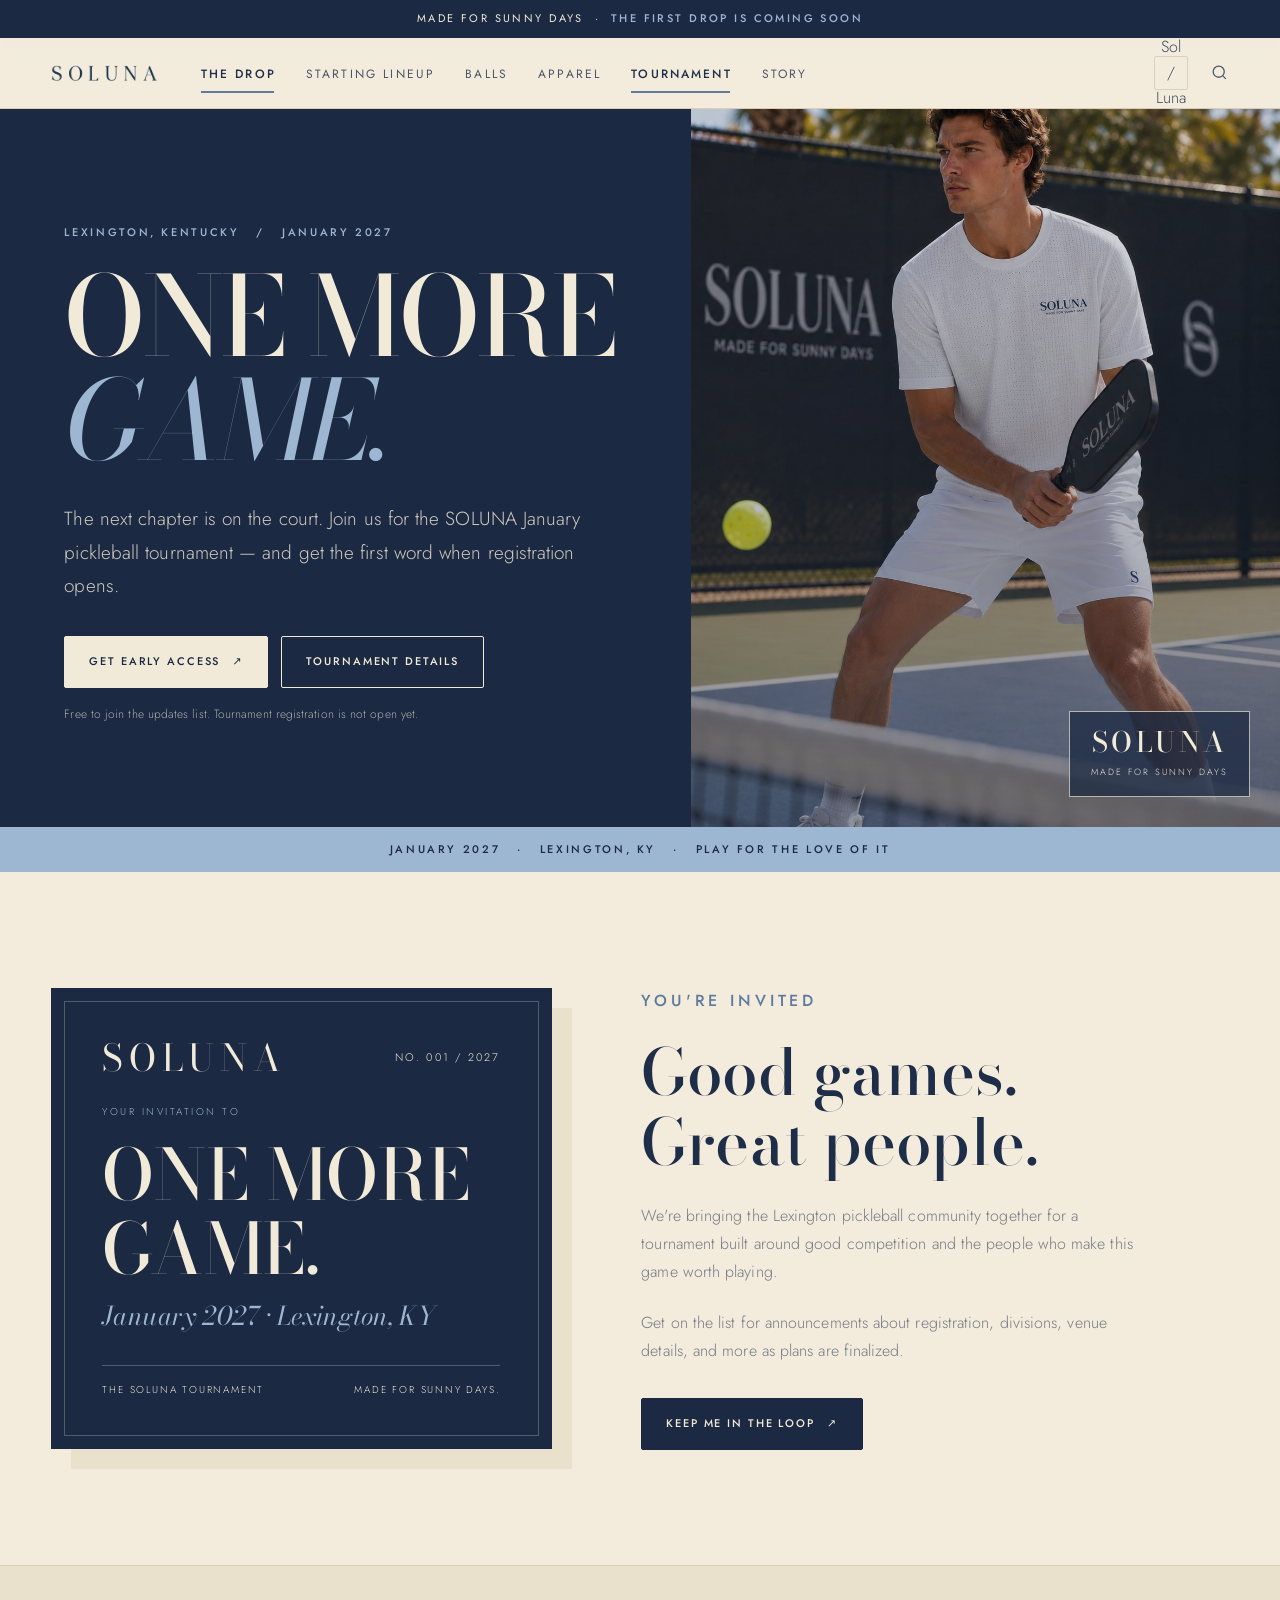
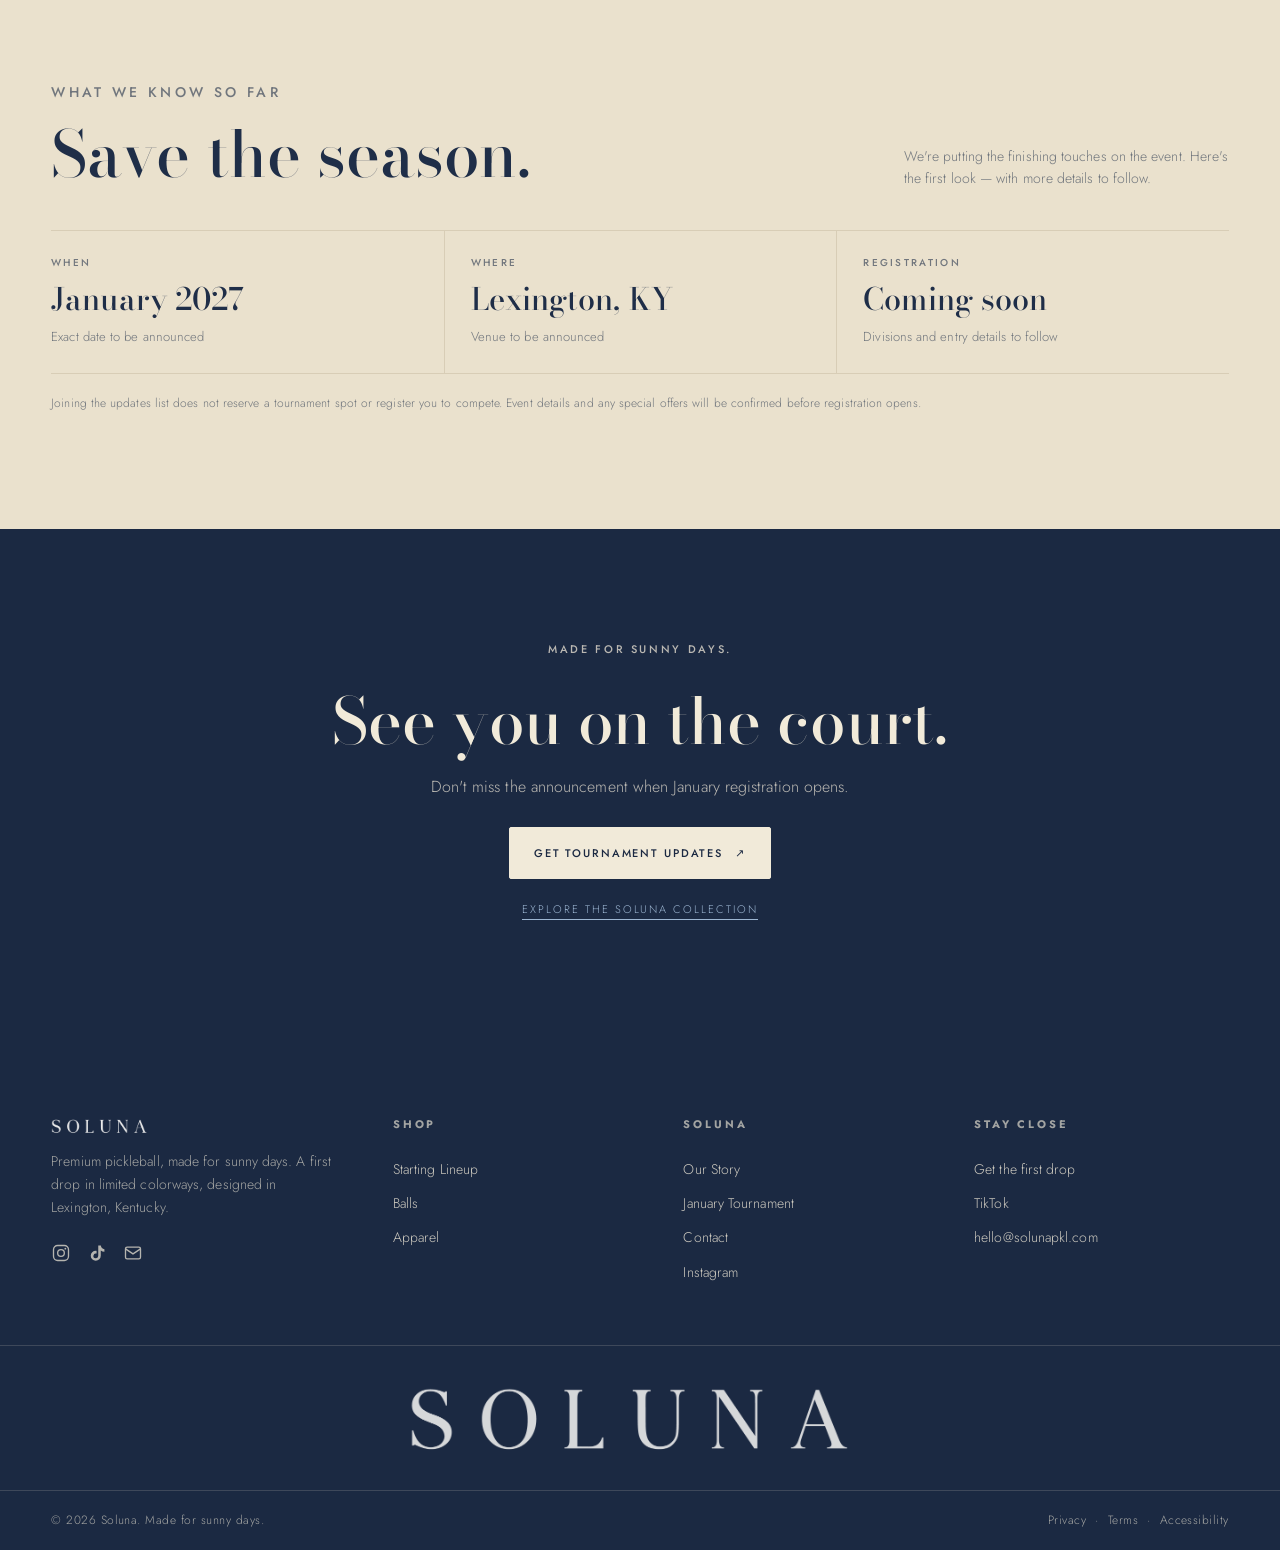
<file: january-tournament/index.html>
<!DOCTYPE html>
<html lang="en">
<head>
  <meta charset="UTF-8">
  <meta name="viewport" content="width=device-width, initial-scale=1">
  <base href="/">
  <title>January 2027 Pickleball Tournament | SOLUNA</title>
  <meta name="description" content="The SOLUNA January 2027 pickleball tournament is coming to Lexington, Kentucky. Join the list to hear first when registration opens.">
  <link rel="canonical" href="https://solunapkl.com/january-tournament/">
  <meta property="og:type" content="website">
  <meta property="og:site_name" content="SOLUNA">
  <meta property="og:title" content="One More Game. | SOLUNA January Tournament">
  <meta property="og:description" content="Lexington, Kentucky. January 2027. Sign up for the first word on tournament registration.">
  <meta property="og:url" content="https://solunapkl.com/january-tournament/">
  <meta property="og:image" content="https://solunapkl.com/assets/og-image.png">
  <meta name="twitter:card" content="summary_large_image">
  <meta name="twitter:title" content="SOLUNA January 2027 Tournament">
  <meta name="twitter:description" content="One more game. Your invitation to the next SOLUNA pickleball tournament.">
  <meta name="twitter:image" content="https://solunapkl.com/assets/og-image.png">
  <meta name="theme-color" content="#1B2942">
  <link rel="icon" href="data:image/svg+xml,%3Csvg xmlns='http://www.w3.org/2000/svg' viewBox='0 0 32 32'%3E%3Crect width='32' height='32' fill='%23F3ECDD'/%3E%3Ctext x='16' y='24' text-anchor='middle' font-family='Georgia,serif' font-weight='600' font-size='24' fill='%231F2E48'%3ES%3C/text%3E%3C/svg%3E">
  <link rel="preconnect" href="https://fonts.googleapis.com">
  <link rel="preconnect" href="https://fonts.gstatic.com" crossorigin>
  <link href="https://fonts.googleapis.com/css2?family=Bodoni+Moda:ital,opsz,wght@0,6..96,400;0,6..96,500;0,6..96,600;1,6..96,400&family=Jost:wght@300;400;500&display=swap" rel="stylesheet">
  <link rel="stylesheet" href="css/style.css?v=15">
  <link rel="stylesheet" href="css/tournament.css?v=1">
  <!-- Reuse SOLUNA's existing published Klaviyo signup form. -->
  <script async src="https://static.klaviyo.com/onsite/js/SrNs3S/klaviyo.js?company_id=SrNs3S"></script>
  <script>!function(){if(!window.klaviyo){window._klOnsite=window._klOnsite||[];try{window.klaviyo=new Proxy({},{get:function(n,i){return"push"===i?function(){var n;(n=window._klOnsite).push.apply(n,arguments)}:function(){for(var n=arguments.length,o=new Array(n),w=0;w<n;w++)o[w]=arguments[w];var t="function"==typeof o[o.length-1]?o.pop():void 0,e=new Promise((function(n){window._klOnsite.push([i].concat(o,[function(i){t&&t(i),n(i)}]))}));return e}}})}catch(n){window.klaviyo=window.klaviyo||[],window.klaviyo.push=function(){var n;(n=window._klOnsite).push.apply(n,arguments)}}}}();</script>
  <script async src="https://www.googletagmanager.com/gtag/js?id=G-N9EJCHKYLW"></script>
  <script>window.dataLayer=window.dataLayer||[];function gtag(){dataLayer.push(arguments)}gtag('js',new Date());gtag('config','G-N9EJCHKYLW');</script>
</head>
<body class="tourney-page">
  <main>
    <section class="tourney-hero" aria-labelledby="tourney-title">
      <div class="tourney-hero-inner">
        <div class="tourney-hero-copy">
          <p class="tourney-eyebrow">Lexington, Kentucky &nbsp; / &nbsp; January 2027</p>
          <h1 id="tourney-title">ONE MORE <em>GAME.</em></h1>
          <p class="tourney-hero-lede">The next chapter is on the court. Join us for the SOLUNA January pickleball tournament — and get the first word when registration opens.</p>
          <div class="tourney-actions">
            <a class="tourney-btn tourney-btn-primary" href="#" data-klaviyo-tournament>Get early access <span aria-hidden="true">↗</span></a>
            <a class="tourney-btn tourney-btn-ghost" href="/january-tournament/#details">Tournament details</a>
          </div>
          <p class="tourney-fineprint">Free to join the updates list. Tournament registration is not open yet.</p>
        </div>
        <div class="tourney-hero-photo" role="img" aria-label="Pickleball player on court wearing SOLUNA apparel">
          <div class="tourney-photo-caption"><strong>SOLUNA</strong><span>Made for sunny days</span></div>
        </div>
      </div>
    </section>

    <div class="tourney-ribbon">JANUARY 2027 &nbsp; · &nbsp; LEXINGTON, KY &nbsp; · &nbsp; PLAY FOR THE LOVE OF IT</div>

    <section class="tourney-section" id="invite">
      <div class="wrap tourney-invite-grid">
        <div class="tourney-pass" aria-label="SOLUNA January 2027 invitation artwork">
          <div class="tourney-pass-top"><span class="mark">SOLUNA</span><span class="year">NO. 001 / 2027</span></div>
          <div class="tourney-pass-middle"><p>Your invitation to</p><strong>ONE MORE<br>GAME.</strong><em>January 2027 · Lexington, KY</em></div>
          <div class="tourney-pass-bottom"><span>The SOLUNA Tournament</span><span>Made for sunny days.</span></div>
        </div>
        <div class="tourney-invite-copy">
          <p class="tourney-eyebrow">You're invited</p>
          <h2>Good games.<br>Great people.</h2>
          <p>We're bringing the Lexington pickleball community together for a tournament built around good competition and the people who make this game worth playing.</p>
          <p>Get on the list for announcements about registration, divisions, venue details, and more as plans are finalized.</p>
          <a class="tourney-btn tourney-btn-primary" href="#" data-klaviyo-tournament>Keep me in the loop <span aria-hidden="true">↗</span></a>
        </div>
      </div>
    </section>

    <section class="tourney-section tourney-details" id="details">
      <div class="wrap">
        <div class="tourney-details-head">
          <div><p class="tourney-eyebrow">What we know so far</p><h2>Save the season.</h2></div>
          <p>We're putting the finishing touches on the event. Here's the first look — with more details to follow.</p>
        </div>
        <div class="tourney-detail-grid">
          <div class="tourney-detail"><p class="tourney-detail-label">When</p><p class="tourney-detail-value">January 2027</p><p class="tourney-detail-note">Exact date to be announced</p></div>
          <div class="tourney-detail"><p class="tourney-detail-label">Where</p><p class="tourney-detail-value">Lexington, KY</p><p class="tourney-detail-note">Venue to be announced</p></div>
          <div class="tourney-detail"><p class="tourney-detail-label">Registration</p><p class="tourney-detail-value">Coming soon</p><p class="tourney-detail-note">Divisions and entry details to follow</p></div>
        </div>
        <p class="tourney-disclaimer">Joining the updates list does not reserve a tournament spot or register you to compete. Event details and any special offers will be confirmed before registration opens.</p>
      </div>
    </section>

    <section class="tourney-closer">
      <div class="wrap">
        <p class="tourney-eyebrow">Made for sunny days.</p>
        <h2>See you on the court.</h2>
        <p>Don't miss the announcement when January registration opens.</p>
        <a class="tourney-btn tourney-btn-primary" href="#" data-klaviyo-tournament>Get tournament updates <span aria-hidden="true">↗</span></a>
        <a class="tourney-shop" href="shop.html">Explore the SOLUNA collection</a>
      </div>
    </section>
  </main>

  <script src="js/catalog.js?v=14"></script>
  <script src="js/site.js?v=14"></script>
  <script>
    function pageInit() {
      document.querySelectorAll('[data-klaviyo-tournament]').forEach(function(link){
        link.addEventListener('click', function(event){
          event.preventDefault();
          // Use the dedicated January tournament signup form, not the general SOLUNA popup.
          window._klOnsite = window._klOnsite || [];
          window._klOnsite.push(['openForm', 'XBwBWj']);
          if (typeof window.gtag === 'function') {
            window.gtag('event', 'january_tournament_signup_click', {event_category:'tournament',event_label:'january_2027'});
          }
        });
      });
    }
  </script>
</body>
</html>
</file>
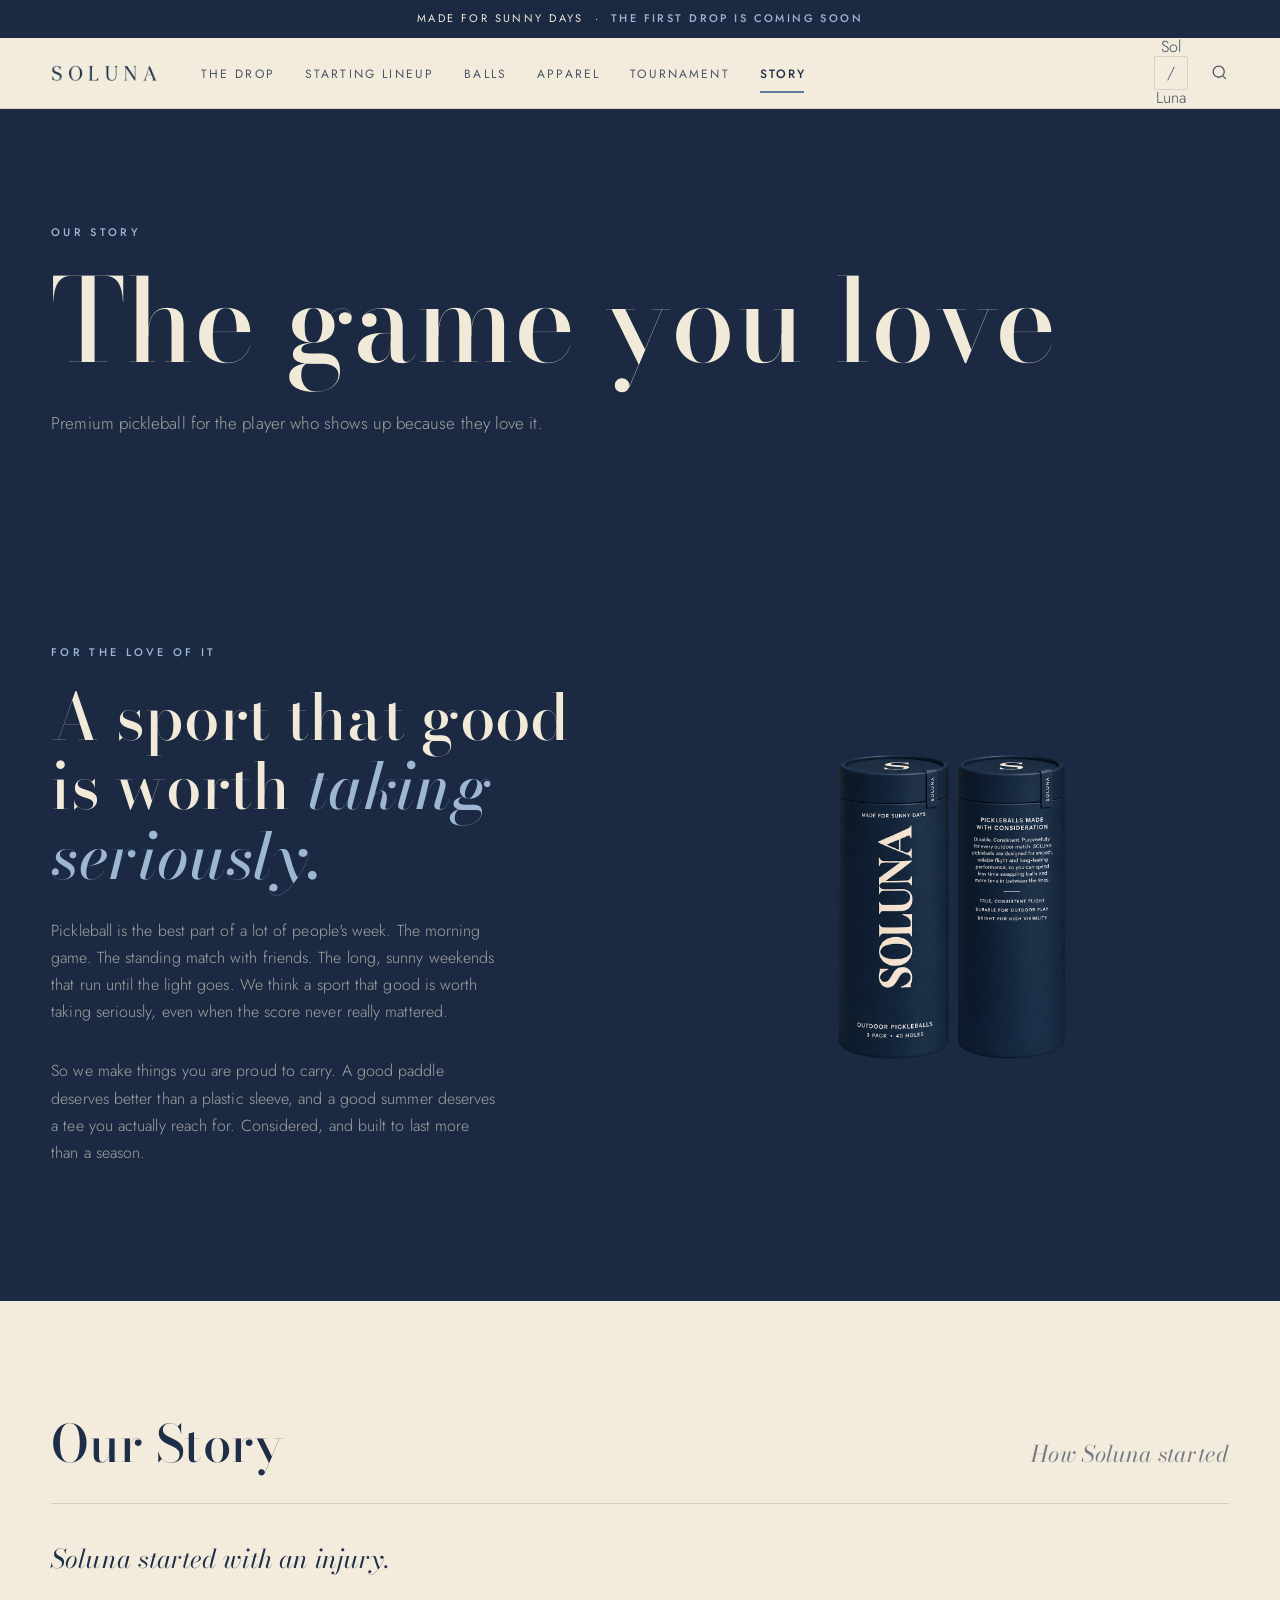
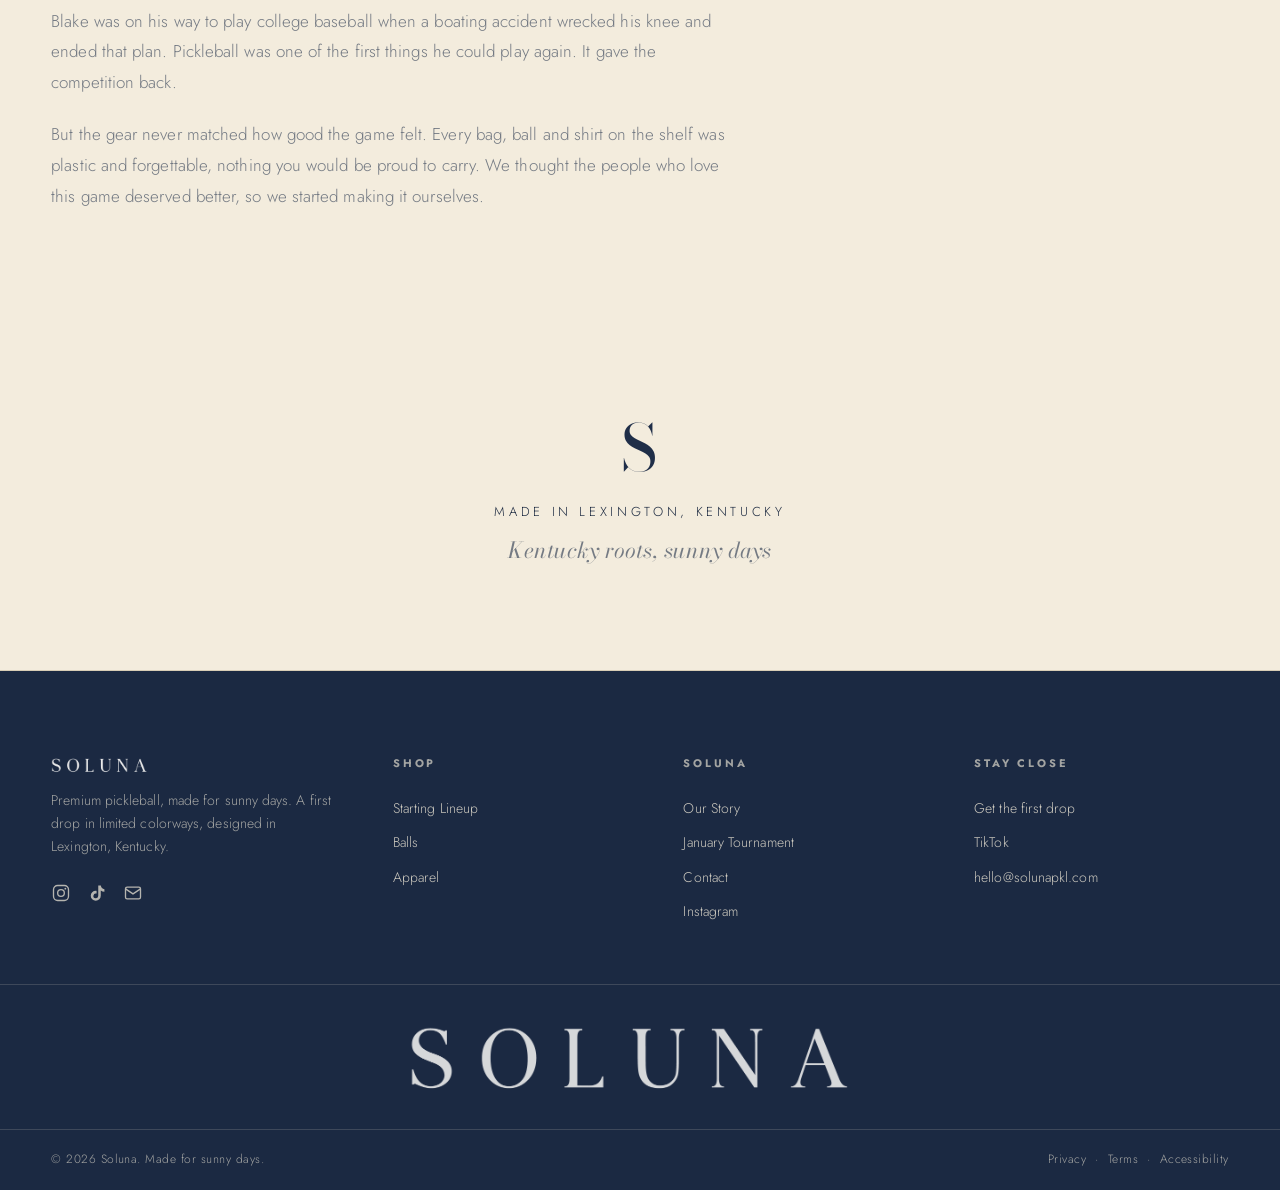
<file: about.html>
<!DOCTYPE html>
<html lang="en">
<head>
<!-- Klaviyo onsite tracking -->
<script async type='text/javascript' src='https://static.klaviyo.com/onsite/js/SrNs3S/klaviyo.js?company_id=SrNs3S'></script>
<script type="text/javascript">
// Initialize Klaviyo object on page load
!function(){if(!window.klaviyo){window._klOnsite=window._klOnsite||[];try{window.klaviyo=new Proxy({},{get:function(n,i){return"push"===i?function(){var n;(n=window._klOnsite).push.apply(n,arguments)}:function(){for(var n=arguments.length,o=new Array(n),w=0;w<n;w++)o[w]=arguments[w];var t="function"==typeof o[o.length-1]?o.pop():void 0,e=new Promise((function(n){window._klOnsite.push([i].concat(o,[function(i){t&&t(i),n(i)}]))}));return e}}})}catch(n){window.klaviyo=window.klaviyo||[],window.klaviyo.push=function(){var n;(n=window._klOnsite).push.apply(n,arguments)}}}}();
</script>
<!-- Google tag (gtag.js) -->
<script async src="https://www.googletagmanager.com/gtag/js?id=G-N9EJCHKYLW"></script>
<script>
  window.dataLayer = window.dataLayer || [];
  function gtag(){dataLayer.push(arguments);}
  gtag('js', new Date());

  gtag('config', 'G-N9EJCHKYLW');
</script>
  <meta charset="UTF-8">
  <meta name="viewport" content="width=device-width, initial-scale=1.0">
  <title>Our Story, Soluna</title>
  <meta name="description" content="Soluna is premium pickleball for people who play for the love of it. Made close to home in Lexington, Kentucky. Made for sunny days.">
  <link rel="canonical" href="https://solunapkl.com/about.html">
  <meta property="og:type" content="website">
  <meta property="og:site_name" content="Soluna">
  <meta property="og:title" content="Our Story, Soluna">
  <meta property="og:description" content="Premium pickleball for people who play for the love of it. Made close to home in Lexington, Kentucky.">
  <meta property="og:url" content="https://solunapkl.com/about.html">
  <meta property="og:image" content="https://solunapkl.com/assets/og-image.png">
  <meta property="og:image:width" content="1200">
  <meta property="og:image:height" content="630">
  <meta property="og:image:alt" content="Soluna, premium pickleball. Made for sunny days.">
  <meta name="theme-color" content="#1F2E48">
  <meta name="twitter:card" content="summary_large_image">
  <meta name="twitter:title" content="Our Story, Soluna">
  <meta name="twitter:description" content="Premium pickleball for people who play for the love of it. Made in Lexington, Kentucky.">
  <meta name="twitter:image" content="https://solunapkl.com/assets/og-image.png">
  <meta name="twitter:image:alt" content="Soluna, premium pickleball. Made for sunny days.">
  <script type="application/ld+json">
  {"@context":"https://schema.org","@type":"Organization","name":"Soluna","url":"https://solunapkl.com/","logo":"https://solunapkl.com/assets/logo.png","image":"https://solunapkl.com/assets/og-image.png","description":"Premium pickleball, made for sunny days. Structured paddle cases and apparel, designed in Lexington, Kentucky.","email":"hello@solunapkl.com","address":{"@type":"PostalAddress","addressLocality":"Lexington","addressRegion":"KY","addressCountry":"US"},"sameAs":["https://instagram.com/solunapkl","https://tiktok.com/@solunapkl"]}
  </script>
  <script type="application/ld+json">
  {"@context":"https://schema.org","@type":"BreadcrumbList","itemListElement":[{"@type":"ListItem","position":1,"name":"Home","item":"https://solunapkl.com/"},{"@type":"ListItem","position":2,"name":"Our Story","item":"https://solunapkl.com/about.html"}]}
  </script>
  <link rel="icon" href="data:image/svg+xml,%3Csvg xmlns='http://www.w3.org/2000/svg' viewBox='0 0 32 32'%3E%3Crect width='32' height='32' fill='%23F3ECDD'/%3E%3Ctext x='16' y='24' text-anchor='middle' font-family='Georgia,serif' font-weight='600' font-size='22' fill='%231F2E48'%3ES%3C/text%3E%3C/svg%3E">
  <link rel="preconnect" href="https://fonts.googleapis.com">
  <link rel="preconnect" href="https://fonts.gstatic.com" crossorigin>
  <link href="https://fonts.googleapis.com/css2?family=Bodoni+Moda:ital,opsz,wght@0,6..96,400;0,6..96,500;0,6..96,600;1,6..96,400;1,6..96,500&family=Jost:wght@300;400;500&display=swap" rel="stylesheet">
  <link rel="stylesheet" href="css/style.css?v=15">
</head>
<body>

  <!-- ============================ STORY HERO ============================ -->
  <section class="page-hero">
    <div class="wrap">
      <p class="eyebrow reveal" style="color:var(--accent);margin-bottom:22px">Our Story</p>
      <h1 class="reveal">The <span class="accent">game you love</span></h1>
      <p class="reveal" style="max-width:560px;margin-top:30px;color:var(--muted-inv);font-size:17px;line-height:1.7">
        Premium pickleball for the player who shows up because they love it.
      </p>
    </div>
  </section>

  <!-- ========================= BRAND STATEMENT ========================= -->
  <section class="section editorial">
    <div class="wrap">
      <div class="editorial-inner">
        <div class="reveal">
          <p class="eyebrow" style="color:var(--accent);margin-bottom:22px">For the love of it</p>
          <h2>A sport that good is worth <span>taking seriously.</span></h2>
          <p>
            Pickleball is the best part of a lot of people's week. The morning game. The standing match with friends. The long, sunny weekends that run until the light goes. We think a sport that good is worth taking seriously, even when the score never really mattered.
          </p>
          <p>
            So we make things you are proud to carry. A good paddle deserves better than a plastic sleeve, and a good summer deserves a tee you actually reach for. Considered, and built to last more than a season.
          </p>
        </div>
        <div class="editorial-art reveal">
          <img src="assets/SOLUNA%20Pickleball%20Tubes%20Duo.png" alt="SOLUNA navy outdoor pickleball packaging, front and back" loading="lazy" style="width:100%;height:auto;object-fit:contain;background:transparent;">
        </div>
      </div>
    </div>
  </section>

  <!-- ============================ OUR STORY ============================ -->
  <section class="section">
    <div class="wrap">
      <div class="section-head reveal">
        <h2>Our Story</h2>
        <span class="sub">How Soluna started</span>
      </div>
      <div class="reveal" style="max-width:680px">
        <p style="font-family:var(--font-serif);font-style:italic;font-size:clamp(20px,2.4vw,26px);line-height:1.45;color:var(--ink);margin-bottom:28px">
          Soluna started with an injury.
        </p>
        <p style="color:var(--muted);line-height:1.8;margin-bottom:22px;font-size:17px">
          Blake was on his way to play college baseball when a boating accident wrecked his knee and ended that plan. Pickleball was one of the first things he could play again. It gave the competition back.
        </p>
        <p style="color:var(--muted);line-height:1.8;font-size:17px">
          But the gear never matched how good the game felt. Every bag, ball and shirt on the shelf was plastic and forgettable, nothing you would be proud to carry. We thought the people who love this game deserved better, so we started making it ourselves.
        </p>
      </div>
    </div>
  </section>

  <!-- ============================ THE STAMP ============================ -->
  <section class="section" style="border-bottom:1px solid var(--hair)">
    <div class="wrap">
      <div class="reveal" style="text-align:center;max-width:440px;margin:0 auto">
        <div style="font-family:var(--font-display);font-weight:500;font-size:64px;letter-spacing:.04em;color:var(--ink);line-height:1">S</div>
        <div style="font-size:13px;letter-spacing:.28em;text-transform:uppercase;color:var(--ink-2);margin-top:22px">Made in Lexington, Kentucky</div>
        <div style="font-family:var(--font-serif);font-style:italic;font-size:22px;color:var(--muted);margin-top:10px">Kentucky roots, sunny days</div>
      </div>
    </div>
  </section>


  <script src="js/catalog.js?v=7"></script>
  <script src="js/site.js?v=14"></script>
</body>
</html>
</file>
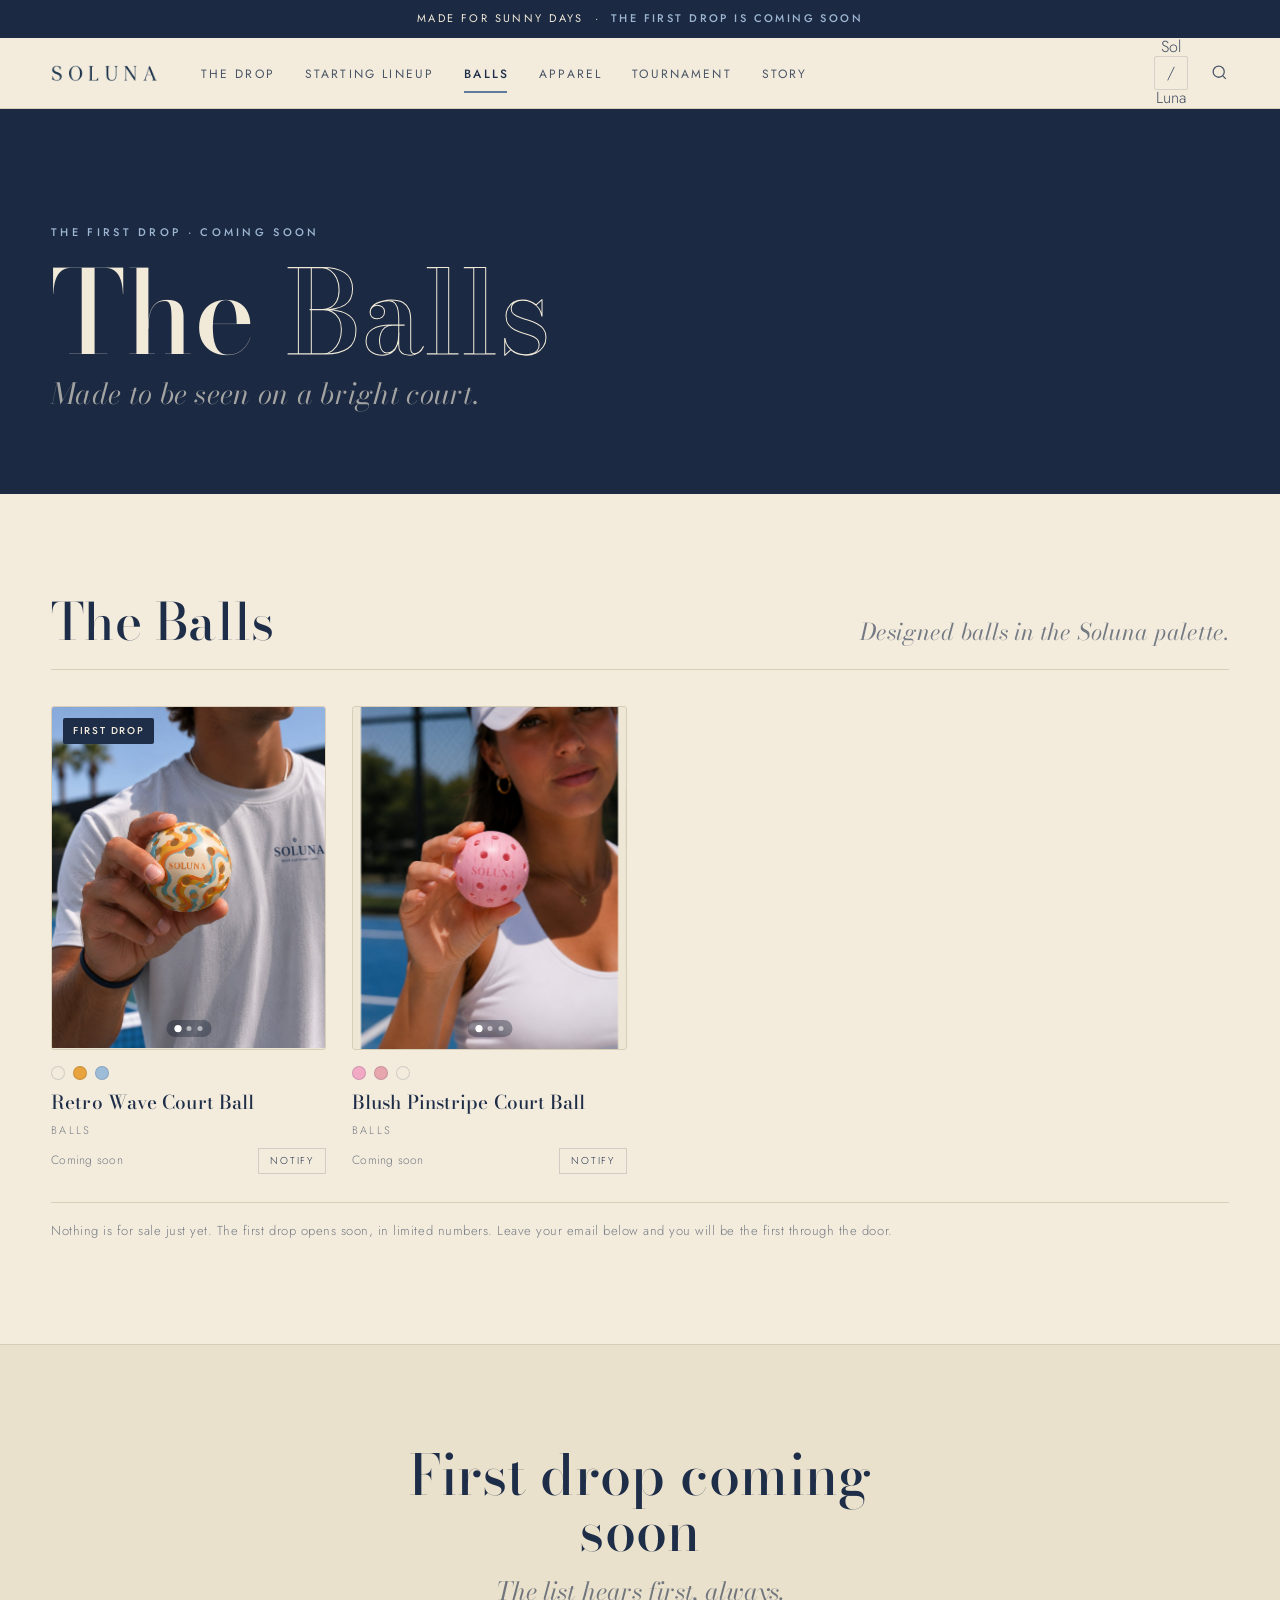
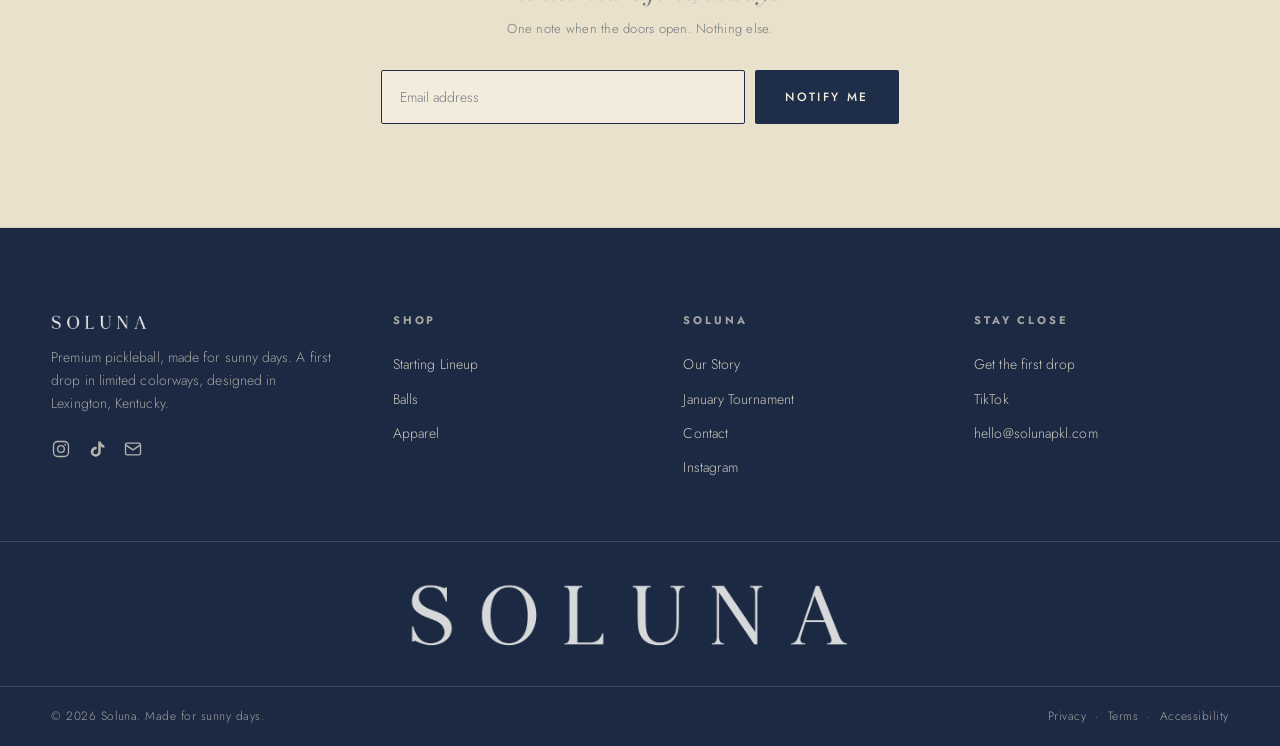
<file: balls.html>
<!DOCTYPE html>
<html lang="en">
<head>
<!-- Klaviyo onsite tracking -->
<script async type='text/javascript' src='https://static.klaviyo.com/onsite/js/SrNs3S/klaviyo.js?company_id=SrNs3S'></script>
<script type="text/javascript">
// Initialize Klaviyo object on page load
!function(){if(!window.klaviyo){window._klOnsite=window._klOnsite||[];try{window.klaviyo=new Proxy({},{get:function(n,i){return"push"===i?function(){var n;(n=window._klOnsite).push.apply(n,arguments)}:function(){for(var n=arguments.length,o=new Array(n),w=0;w<n;w++)o[w]=arguments[w];var t="function"==typeof o[o.length-1]?o.pop():void 0,e=new Promise((function(n){window._klOnsite.push([i].concat(o,[function(i){t&&t(i),n(i)}]))}));return e}}})}catch(n){window.klaviyo=window.klaviyo||[],window.klaviyo.push=function(){var n;(n=window._klOnsite).push.apply(n,arguments)}}}}();
</script>
<!-- Google tag (gtag.js) -->
<script async src="https://www.googletagmanager.com/gtag/js?id=G-N9EJCHKYLW"></script>
<script>
  window.dataLayer = window.dataLayer || [];
  function gtag(){dataLayer.push(arguments);}
  gtag('js', new Date());

  gtag('config', 'G-N9EJCHKYLW');
</script>
  <meta charset="UTF-8">
  <meta name="viewport" content="width=device-width, initial-scale=1.0">
  <title>The Balls, Soluna</title>
  <meta name="description" content="Designed pickleballs in the Soluna palette, made to be seen on a bright court. First drop coming soon.">
  <link rel="canonical" href="https://solunapkl.com/balls.html">
  <meta name="theme-color" content="#1F2E48">
  <meta property="og:type" content="website">
  <meta property="og:site_name" content="Soluna">
  <meta property="og:title" content="The Balls, Soluna">
  <meta property="og:description" content="Designed pickleballs in the Soluna palette, made to be seen on a bright court.">
  <meta property="og:url" content="https://solunapkl.com/balls.html">
  <meta property="og:image" content="https://solunapkl.com/assets/og-image.png">
  <meta property="og:image:width" content="1200">
  <meta property="og:image:height" content="630">
  <meta property="og:image:alt" content="Soluna, premium pickleball. Made for sunny days.">
  <meta name="twitter:card" content="summary_large_image">
  <meta name="twitter:title" content="The Balls, Soluna">
  <meta name="twitter:description" content="Designed pickleballs in the Soluna palette, made to be seen on a bright court.">
  <meta name="twitter:image" content="https://solunapkl.com/assets/og-image.png">
  <meta name="twitter:image:alt" content="Soluna, premium pickleball. Made for sunny days.">
  <script type="application/ld+json">
  {"@context":"https://schema.org","@type":"Organization","name":"Soluna","url":"https://solunapkl.com/","logo":"https://solunapkl.com/assets/logo.png","image":"https://solunapkl.com/assets/og-image.png","description":"Premium pickleball, made for sunny days. Structured paddle cases and apparel, designed in Lexington, Kentucky.","email":"hello@solunapkl.com","address":{"@type":"PostalAddress","addressLocality":"Lexington","addressRegion":"KY","addressCountry":"US"},"sameAs":["https://instagram.com/solunapkl","https://tiktok.com/@solunapkl"]}
  </script>
  <script type="application/ld+json">
  {"@context":"https://schema.org","@type":"BreadcrumbList","itemListElement":[{"@type":"ListItem","position":1,"name":"Home","item":"https://solunapkl.com/"},{"@type":"ListItem","position":2,"name":"The Balls","item":"https://solunapkl.com/balls.html"}]}
  </script>
  <link rel="preconnect" href="https://fonts.googleapis.com">
  <link rel="preconnect" href="https://fonts.gstatic.com" crossorigin>
  <link href="https://fonts.googleapis.com/css2?family=Bodoni+Moda:ital,opsz,wght@0,6..96,400;0,6..96,500;0,6..96,600;1,6..96,400;1,6..96,500&family=Jost:wght@300;400;500&display=swap" rel="stylesheet">
  <link rel="stylesheet" href="css/style.css?v=15">
  <link rel="icon" href="data:image/svg+xml,%3Csvg xmlns='http://www.w3.org/2000/svg' viewBox='0 0 32 32'%3E%3Crect width='32' height='32' fill='%23F3ECDD'/%3E%3Ctext x='16' y='24' text-anchor='middle' font-family='Georgia,serif' font-weight='600' font-size='24' fill='%231F2E48'%3ES%3C/text%3E%3C/svg%3E">
</head>
<body>

  <!-- ============================== PAGE HERO ============================== -->
  <section class="page-hero">
    <div class="wrap">
      <div class="eyebrow" style="color:var(--accent); margin-bottom:14px;">The first drop &middot; coming soon</div>
      <h1 class="display">The <span class="outline">Balls</span></h1>
      <div class="serif-it">Made to be seen on a bright court.</div>
    </div>
  </section>

  <!-- ============================== THE GRID =============================== -->
  <section class="section">
    <div class="wrap">
      <div class="section-head">
        <h2 class="display">The Balls</h2>
        <div class="sub">Designed balls in the Soluna palette.</div>
      </div>
      <div id="product-grid" class="grid-products"></div>
      <div class="reveal" style="margin-top:28px; padding-top:18px; border-top:1px solid var(--hair); font-size:13px; letter-spacing:.04em; color:var(--muted);">
        Nothing is for sale just yet. The first drop opens soon, in limited numbers. Leave your email below and you will be the first through the door.
      </div>
    </div>
  </section>

  <!-- =============================== NOTIFY ================================ -->
  <section class="signup section" id="notify">
    <div class="wrap signup-inner">
      <h2 class="display">First drop coming soon</h2>
      <div class="serif-line">The list hears first, always.</div>
      <p class="small">One note when the doors open. Nothing else.</p>
      <form data-signup="balls">
        <input type="email" required placeholder="Email address" aria-label="Email address">
        <button class="btn btn-dark" type="submit">Notify me</button>
      </form>
      <div class="ok">You are on the list. We will be in touch when the first drop opens.</div>
    </div>
  </section>

  <script src="js/catalog.js?v=14"></script>
  <script src="js/site.js?v=14"></script>
  <script>
    function pageInit() {
      renderProductGrid("#product-grid", PRODUCTS.filter(p => p.category === "Balls"));
      document.querySelectorAll('#product-grid .notify').forEach(el => {
        el.addEventListener("click", e => {
          e.preventDefault();
          document.querySelector("#notify").scrollIntoView({ behavior: "smooth" });
          setTimeout(() => document.querySelector("#notify input")?.focus(), 600);
        });
      });
    }
  </script>
</body>
</html>
</file>
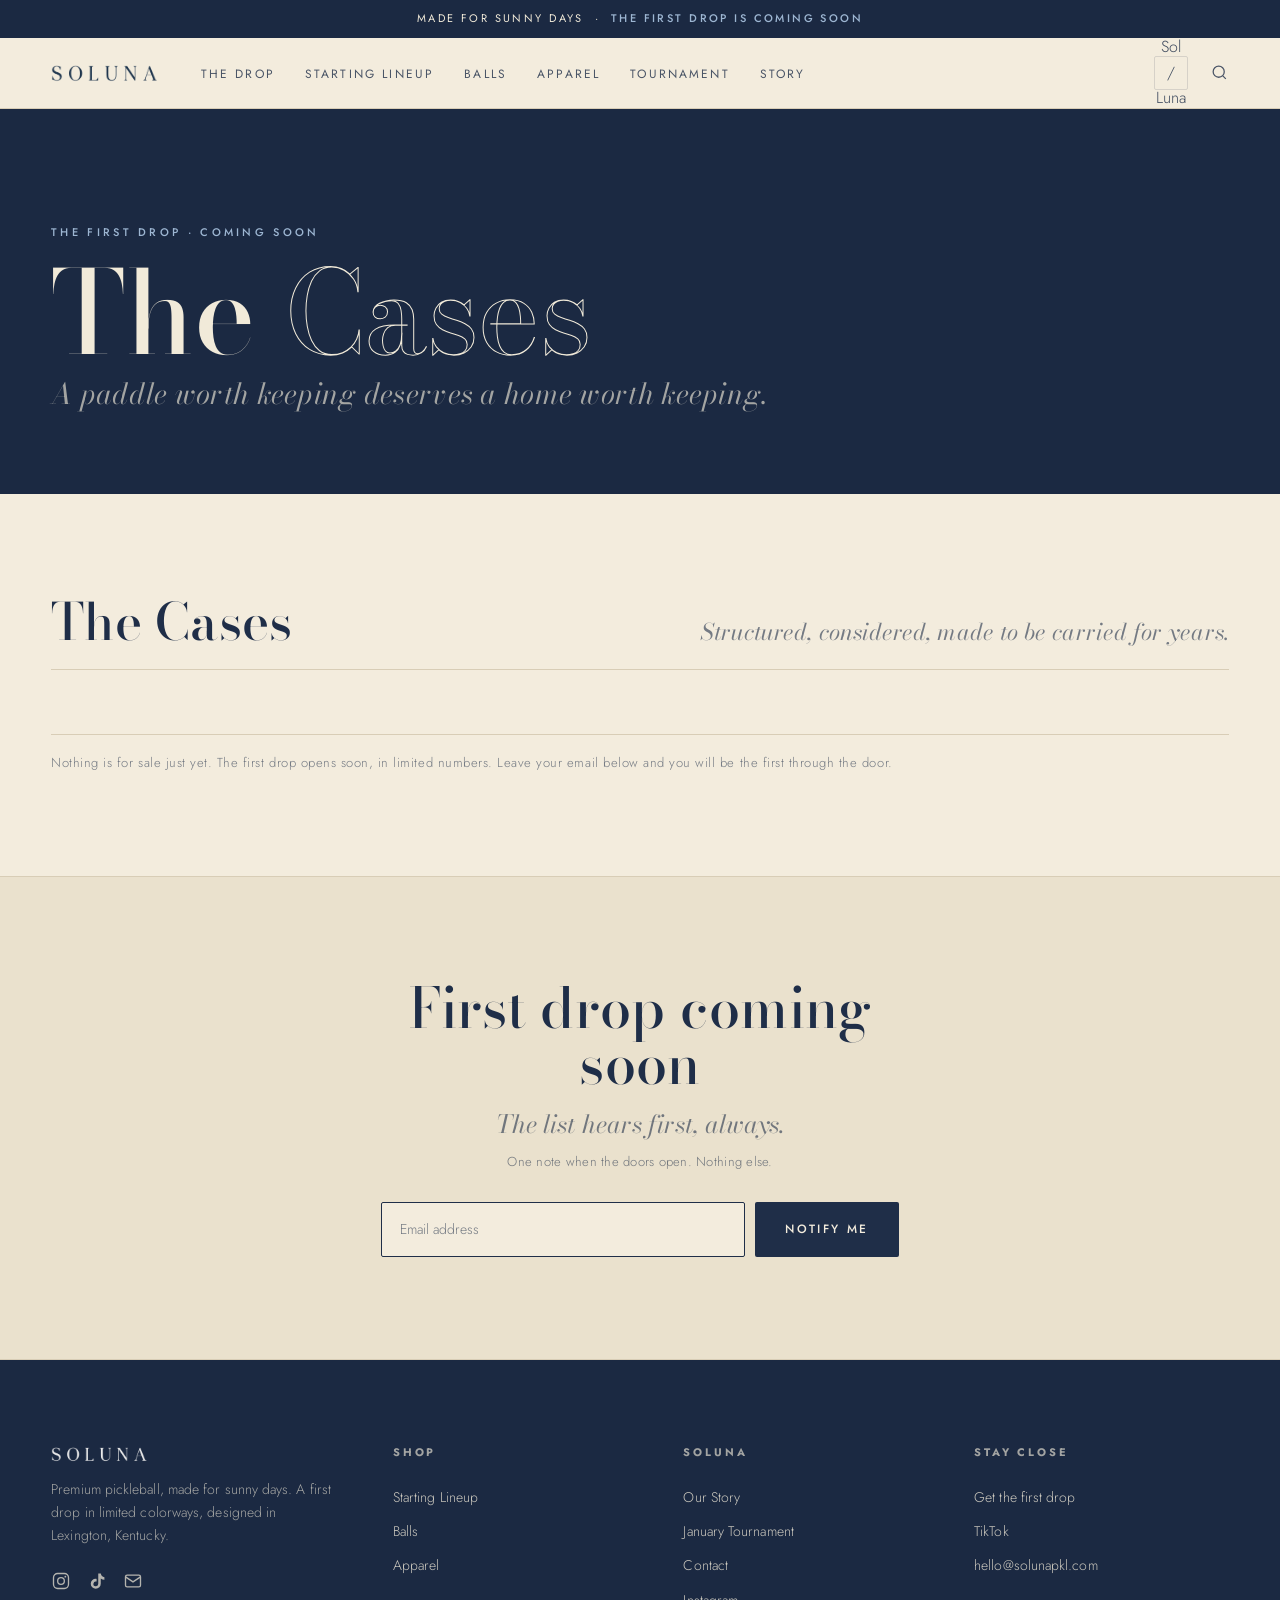
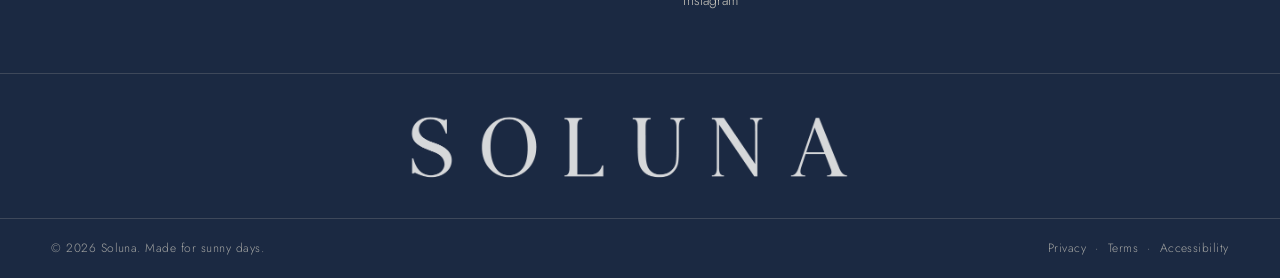
<file: cases.html>
<!DOCTYPE html>
<html lang="en">
<head>
<!-- Klaviyo onsite tracking -->
<script async type='text/javascript' src='https://static.klaviyo.com/onsite/js/SrNs3S/klaviyo.js?company_id=SrNs3S'></script>
<script type="text/javascript">
// Initialize Klaviyo object on page load
!function(){if(!window.klaviyo){window._klOnsite=window._klOnsite||[];try{window.klaviyo=new Proxy({},{get:function(n,i){return"push"===i?function(){var n;(n=window._klOnsite).push.apply(n,arguments)}:function(){for(var n=arguments.length,o=new Array(n),w=0;w<n;w++)o[w]=arguments[w];var t="function"==typeof o[o.length-1]?o.pop():void 0,e=new Promise((function(n){window._klOnsite.push([i].concat(o,[function(i){t&&t(i),n(i)}]))}));return e}}})}catch(n){window.klaviyo=window.klaviyo||[],window.klaviyo.push=function(){var n;(n=window._klOnsite).push.apply(n,arguments)}}}}();
</script>
<!-- Google tag (gtag.js) -->
<script async src="https://www.googletagmanager.com/gtag/js?id=G-N9EJCHKYLW"></script>
<script>
  window.dataLayer = window.dataLayer || [];
  function gtag(){dataLayer.push(arguments);}
  gtag('js', new Date());

  gtag('config', 'G-N9EJCHKYLW');
</script>
  <meta charset="UTF-8">
  <meta name="viewport" content="width=device-width, initial-scale=1.0">
  <title>The Cases, Soluna</title>
  <meta name="description" content="Structured premium pickleball paddle cases in Blush and Marina. Designed in Lexington, Kentucky. First drop coming soon.">
  <link rel="canonical" href="https://solunapkl.com/cases.html">
  <meta name="theme-color" content="#1F2E48">
  <meta property="og:type" content="website">
  <meta property="og:site_name" content="Soluna">
  <meta property="og:title" content="The Cases, Soluna">
  <meta property="og:description" content="Structured premium pickleball paddle cases in Blush and Marina. First drop coming soon.">
  <meta property="og:url" content="https://solunapkl.com/cases.html">
  <meta property="og:image" content="https://solunapkl.com/assets/og-image.png">
  <meta property="og:image:width" content="1200">
  <meta property="og:image:height" content="630">
  <meta property="og:image:alt" content="Soluna, premium pickleball. Made for sunny days.">
  <meta name="twitter:card" content="summary_large_image">
  <meta name="twitter:title" content="The Cases, Soluna">
  <meta name="twitter:description" content="Structured premium pickleball paddle cases in Blush and Marina.">
  <meta name="twitter:image" content="https://solunapkl.com/assets/og-image.png">
  <meta name="twitter:image:alt" content="Soluna, premium pickleball. Made for sunny days.">
  <script type="application/ld+json">
  {"@context":"https://schema.org","@type":"Organization","name":"Soluna","url":"https://solunapkl.com/","logo":"https://solunapkl.com/assets/logo.png","image":"https://solunapkl.com/assets/og-image.png","description":"Premium pickleball, made for sunny days. Structured paddle cases and apparel, designed in Lexington, Kentucky.","email":"hello@solunapkl.com","address":{"@type":"PostalAddress","addressLocality":"Lexington","addressRegion":"KY","addressCountry":"US"},"sameAs":["https://instagram.com/solunapkl","https://tiktok.com/@solunapkl"]}
  </script>
  <script type="application/ld+json">
  {"@context":"https://schema.org","@type":"BreadcrumbList","itemListElement":[{"@type":"ListItem","position":1,"name":"Home","item":"https://solunapkl.com/"},{"@type":"ListItem","position":2,"name":"The Cases","item":"https://solunapkl.com/cases.html"}]}
  </script>
  <link rel="preconnect" href="https://fonts.googleapis.com">
  <link rel="preconnect" href="https://fonts.gstatic.com" crossorigin>
  <link href="https://fonts.googleapis.com/css2?family=Bodoni+Moda:ital,opsz,wght@0,6..96,400;0,6..96,500;0,6..96,600;1,6..96,400;1,6..96,500&family=Jost:wght@300;400;500&display=swap" rel="stylesheet">
  <link rel="stylesheet" href="css/style.css?v=15">
  <link rel="icon" href="data:image/svg+xml,%3Csvg xmlns='http://www.w3.org/2000/svg' viewBox='0 0 32 32'%3E%3Crect width='32' height='32' fill='%23F3ECDD'/%3E%3Ctext x='16' y='24' text-anchor='middle' font-family='Georgia,serif' font-weight='600' font-size='24' fill='%231F2E48'%3ES%3C/text%3E%3C/svg%3E">
</head>
<body>

  <!-- ============================== PAGE HERO ============================== -->
  <section class="page-hero">
    <div class="wrap">
      <div class="eyebrow" style="color:var(--accent); margin-bottom:14px;">The first drop &middot; coming soon</div>
      <h1 class="display">The <span class="outline">Cases</span></h1>
      <div class="serif-it">A paddle worth keeping deserves a home worth keeping.</div>
    </div>
  </section>

  <!-- ============================== THE GRID =============================== -->
  <section class="section">
    <div class="wrap">
      <div class="section-head">
        <h2 class="display">The Cases</h2>
        <div class="sub">Structured, considered, made to be carried for years.</div>
      </div>
      <div id="product-grid" class="grid-products"></div>
      <div class="reveal" style="margin-top:28px; padding-top:18px; border-top:1px solid var(--hair); font-size:13px; letter-spacing:.04em; color:var(--muted);">
        Nothing is for sale just yet. The first drop opens soon, in limited numbers. Leave your email below and you will be the first through the door.
      </div>
    </div>
  </section>

  <!-- =============================== NOTIFY ================================ -->
  <section class="signup section" id="notify">
    <div class="wrap signup-inner">
      <h2 class="display">First drop coming soon</h2>
      <div class="serif-line">The list hears first, always.</div>
      <p class="small">One note when the doors open. Nothing else.</p>
      <form data-signup="cases">
        <input type="email" required placeholder="Email address" aria-label="Email address">
        <button class="btn btn-dark" type="submit">Notify me</button>
      </form>
      <div class="ok">You are on the list. We will be in touch when the first drop opens.</div>
    </div>
  </section>

  <script src="js/catalog.js?v=7"></script>
  <script src="js/site.js?v=14"></script>
  <script>
    function pageInit() {
      renderProductGrid("#product-grid", PRODUCTS.filter(p => p.category === "Case"));
      document.querySelectorAll('#product-grid .notify').forEach(el => {
        el.addEventListener("click", e => {
          e.preventDefault();
          document.querySelector("#notify").scrollIntoView({ behavior: "smooth" });
          setTimeout(() => document.querySelector("#notify input")?.focus(), 600);
        });
      });
    }
  </script>
</body>
</html>
</file>
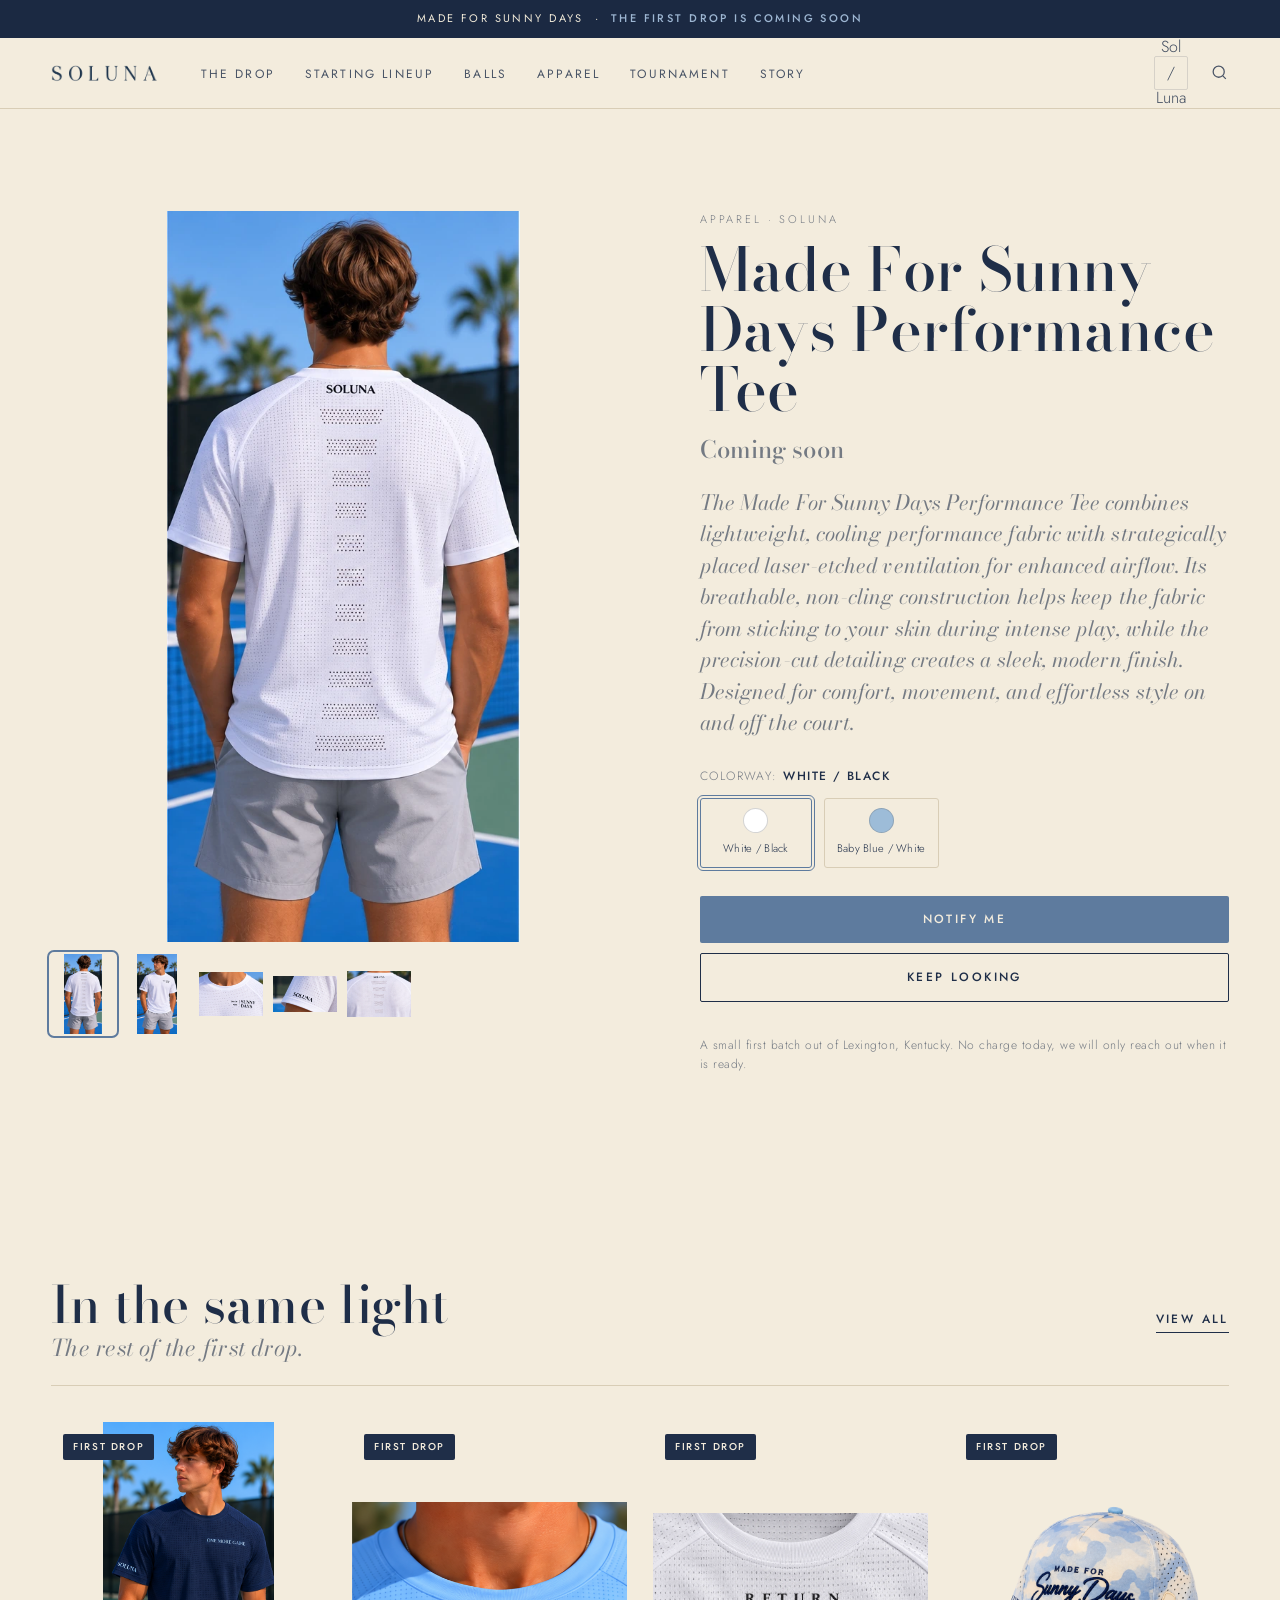
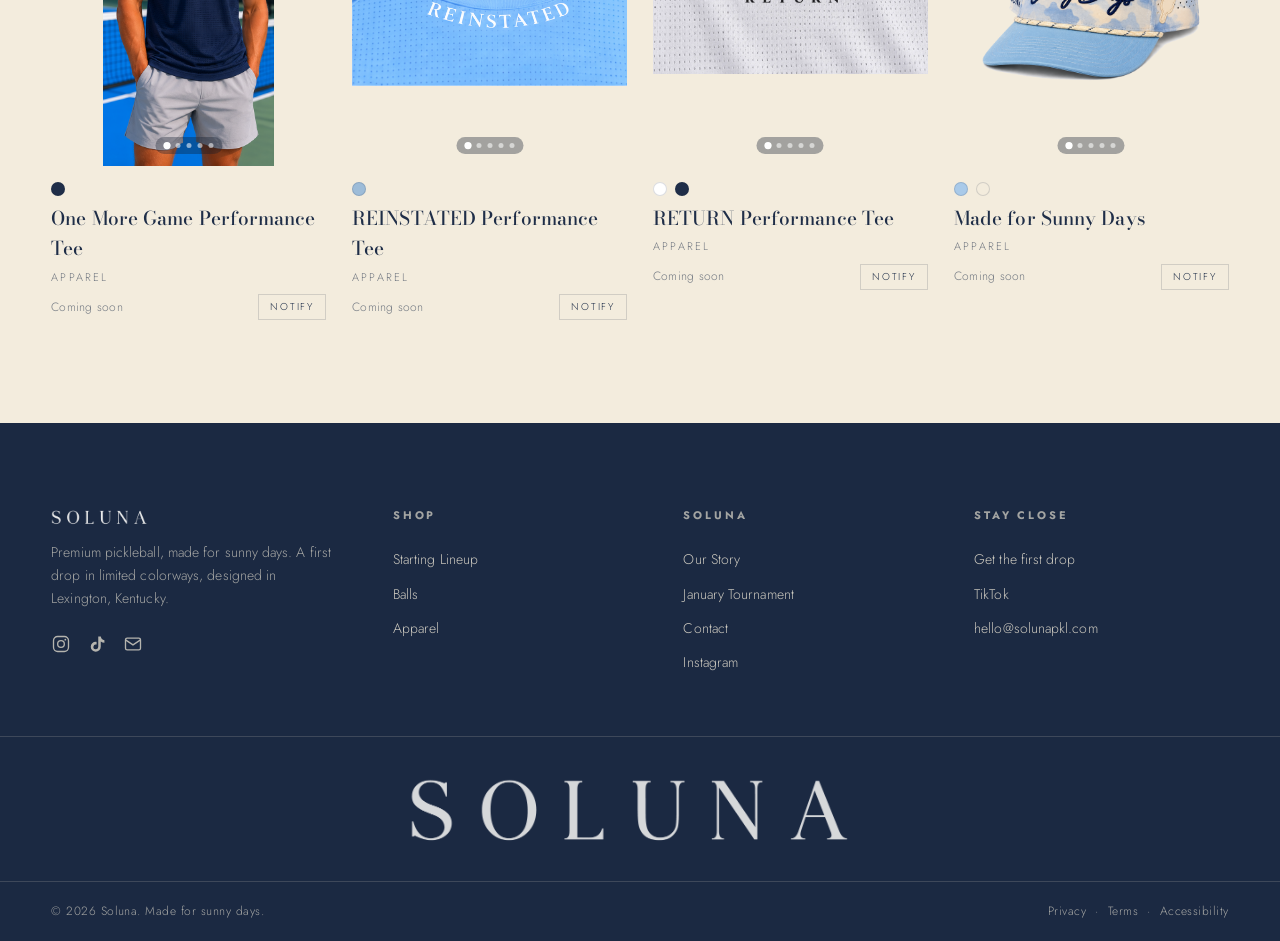
<file: product.html>
<!DOCTYPE html>
<html lang="en">
<head>
<!-- Klaviyo onsite tracking -->
<script async type='text/javascript' src='https://static.klaviyo.com/onsite/js/SrNs3S/klaviyo.js?company_id=SrNs3S'></script>
<script type="text/javascript">
// Initialize Klaviyo object on page load
!function(){if(!window.klaviyo){window._klOnsite=window._klOnsite||[];try{window.klaviyo=new Proxy({},{get:function(n,i){return"push"===i?function(){var n;(n=window._klOnsite).push.apply(n,arguments)}:function(){for(var n=arguments.length,o=new Array(n),w=0;w<n;w++)o[w]=arguments[w];var t="function"==typeof o[o.length-1]?o.pop():void 0,e=new Promise((function(n){window._klOnsite.push([i].concat(o,[function(i){t&&t(i),n(i)}]))}));return e}}})}catch(n){window.klaviyo=window.klaviyo||[],window.klaviyo.push=function(){var n;(n=window._klOnsite).push.apply(n,arguments)}}}}();
</script>
<!-- Google tag (gtag.js) -->
<script async src="https://www.googletagmanager.com/gtag/js?id=G-N9EJCHKYLW"></script>
<script>
  window.dataLayer = window.dataLayer || [];
  function gtag(){dataLayer.push(arguments);}
  gtag('js', new Date());

  gtag('config', 'G-N9EJCHKYLW');
</script>
  <meta charset="UTF-8">
  <meta name="viewport" content="width=device-width, initial-scale=1.0">
  <title>The Case, Soluna</title>
  <meta name="description" content="A structured premium pickleball paddle case, designed in Lexington, Kentucky. The Case in Blush and Marina, plus apparel. First drop coming soon.">
  <link rel="canonical" href="https://solunapkl.com/product.html">
  <meta name="theme-color" content="#1F2E48">
  <meta property="og:type" content="product">
  <meta property="og:site_name" content="Soluna">
  <meta property="og:title" content="The Case, Soluna">
  <meta property="og:description" content="A structured premium pickleball paddle case, designed in Lexington, Kentucky.">
  <meta property="og:url" content="https://solunapkl.com/product.html">
  <meta property="og:image" content="https://solunapkl.com/assets/og-image.png">
  <meta property="og:image:width" content="1200">
  <meta property="og:image:height" content="630">
  <meta property="og:image:alt" content="Soluna, premium pickleball. Made for sunny days.">
  <meta name="twitter:card" content="summary_large_image">
  <meta name="twitter:title" content="The Case, Soluna">
  <meta name="twitter:description" content="A structured premium pickleball paddle case, designed in Lexington, Kentucky.">
  <meta name="twitter:image" content="https://solunapkl.com/assets/og-image.png">
  <meta name="twitter:image:alt" content="Soluna, premium pickleball. Made for sunny days.">
  <script type="application/ld+json">
  {"@context":"https://schema.org","@type":"Organization","name":"Soluna","url":"https://solunapkl.com/","logo":"https://solunapkl.com/assets/logo.png","image":"https://solunapkl.com/assets/og-image.png","description":"Premium pickleball, made for sunny days. Structured paddle cases and apparel, designed in Lexington, Kentucky.","email":"hello@solunapkl.com","address":{"@type":"PostalAddress","addressLocality":"Lexington","addressRegion":"KY","addressCountry":"US"},"sameAs":["https://instagram.com/solunapkl","https://tiktok.com/@solunapkl"]}
  </script>
  <link rel="preconnect" href="https://fonts.googleapis.com">
  <link rel="preconnect" href="https://fonts.gstatic.com" crossorigin>
  <link href="https://fonts.googleapis.com/css2?family=Bodoni+Moda:ital,opsz,wght@0,6..96,400;0,6..96,500;0,6..96,600;1,6..96,400;1,6..96,500&family=Jost:wght@300;400;500&display=swap" rel="stylesheet">
  <link rel="stylesheet" href="css/style.css?v=15">
  <link rel="icon" href="data:image/svg+xml,%3Csvg xmlns='http://www.w3.org/2000/svg' viewBox='0 0 32 32'%3E%3Ctext x='16' y='25' text-anchor='middle' font-family='Georgia,serif' font-weight='600' font-size='26' fill='%231F2E48'%3ES%3C/text%3E%3C/svg%3E">
</head>
<body>

  <section class="section wrap">
    <div class="pdp" id="pdp"></div>
  </section>

  <section class="section wrap" id="related-wrap">
    <div class="section-head">
      <div>
        <h2 class="display">In the same light</h2>
        <div class="sub serif-it">The rest of the first drop.</div>
      </div>
      <a class="view-all" href="shop.html">View all</a>
    </div>
    <div class="grid-products" id="related-grid"></div>
  </section>

  <script src="js/catalog.js?v=21"></script>
  <script src="js/site.js?v=14"></script>
  <script>
    function pageInit() {
      const id = new URLSearchParams(location.search).get("id") || PRODUCTS[0].id;
      const p = PRODUCTS.find(x => x.id === id) || PRODUCTS[0];
      setProductSEO(p);
      document.body.classList.toggle("hat-camo-page", p.id === "made-for-sunny-days-camo");
      document.body.classList.toggle("hat-product-page", p.id.includes("-hat-"));
      document.body.classList.toggle("return-tee-page", ["return-performance-tee", "made-for-sunny-days-performance-tee", "one-more-game-performance-tee", "reinstated-performance-tee"].includes(p.id));

      const photos = p.images && p.images.length ? p.images : (p.image ? [p.image] : []);
      document.getElementById("pdp").innerHTML = `
        <div class="pdp-left">
          <div class="pdp-art${photos.length ? " photo" : ""}">${photos.length
            ? `<img id="pdp-main" src="${photos[0]}" alt="${p.name}">`
            : productArt(p, { tilt: -6 })}</div>
          ${photos.length > 1 ? `<div class="pdp-thumbs">${photos.map((s, i) =>
            `<button type="button" class="${i === 0 ? "active" : ""}" data-src="${s}" aria-label="View photo ${i + 1}"><img src="${s}" alt=""></button>`).join("")}</div>` : ""}
        </div>
        <div class="pdp-info">
          <div class="cat">${p.category} &middot; ${BRAND.name}</div>
          <h1 class="display">${p.name}</h1>
          <div class="price">Coming soon</div>
          <div class="blurb">${p.blurb}</div>
          ${p.variants ? `<fieldset class="colorway-picker">
            <legend>Colorway: <span id="selected-colorway">${p.variants[0].label}</span></legend>
            <div class="colorway-options">${p.variants.map((v,i) => `<button type="button" class="colorway-option${i===0?" active":""}" data-variant="${i}" aria-label="${v.label}" aria-pressed="${i===0}" title="${v.label}"><span style="background:${v.swatch}"></span><small>${v.label}</small></button>`).join("")}</div>
          </fieldset>` : `<div class="swatches">${p.swatches.map(s => `<i style="background:${s}"></i>`).join("")}</div>`}
          <div class="pdp-actions">
            <button class="btn btn-accent" type="button" data-klaviyo-open>Notify me</button>
            <a class="btn btn-outline-dark btn-block" href="shop.html">Keep looking</a>
          </div>
          <div class="pdp-note">A small first batch out of Lexington, Kentucky. No charge today, we will only reach out when it is ready.</div>
        </div>`;

      if (p.variants) {
        document.querySelectorAll(".colorway-option").forEach(button => button.addEventListener("click", () => {
          const variant = p.variants[Number(button.dataset.variant)];
          document.getElementById("selected-colorway").textContent = variant.label;
          document.querySelectorAll(".colorway-option").forEach(b => {
            const selected = b === button;
            b.classList.toggle("active", selected);
            b.setAttribute("aria-pressed", String(selected));
          });
          const main = document.getElementById("pdp-main");
          main.src = variant.images[0];
          main.alt = `${p.name} — ${variant.label}`;
          const thumbs = document.querySelector(".pdp-thumbs");
          if (thumbs) {
            thumbs.innerHTML = variant.images.map((src, i) => `<button type="button" class="${i===0?"active":""}" data-src="${src}" aria-label="View ${variant.label} photo ${i+1}"><img src="${src}" alt=""></button>`).join("");
          }
        }));
      }

      document.querySelector(".pdp-thumbs")?.addEventListener("click", e => {
        const b = e.target.closest("button[data-src]");
        if (!b) return;
        document.getElementById("pdp-main").src = b.dataset.src;
        document.querySelectorAll(".pdp-thumbs button").forEach(x => x.classList.toggle("active", x === b));
      });

      // Landscape photos get a landscape frame (3:2) instead of being cropped into 4:5.
      const artBox = document.querySelector(".pdp-art");
      const mainImg = document.getElementById("pdp-main");
      if (artBox && mainImg) {
        const fitArt = () => artBox.classList.toggle("landscape", mainImg.naturalWidth > mainImg.naturalHeight);
        mainImg.addEventListener("load", fitArt);
        if (mainImg.complete) fitArt();
      }

      const related = PRODUCTS.filter(x => x.id !== p.id).slice(0, 4);
      document.getElementById("related-grid").innerHTML = related.map(productCard).join("");
    }
  </script>
</body>
</html>
</file>
<file: css/style.css>
/* ============================================================
   SOLUNA, design system
   Quiet-luxury editorial (Ralph Lauren / Aime Leon Dore / Tracksmith)
   Bodoni Moda display × Jost body. Cream / navy / slate.
   ============================================================ */

:root {
  --ink: #1F2E48;          /* navy (matches the wordmark) */
  --ink-2: #1A283F;
  --ink-3: #2A3A57;
  --paper: #F3ECDD;        /* cream */
  --paper-2: #EAE1CD;      /* deeper cream */
  --card: #EFE7D5;
  --accent: #5E7B9E;       /* muted slate-blue */
  --accent-ink: #F3ECDD;
  --blue: #5E7B9E;
  --line: rgba(31, 46, 72, .16);
  --line-inv: rgba(243, 236, 221, .16);
  --muted: rgba(31, 46, 72, .60);
  --muted-inv: rgba(243, 236, 221, .62);
  --hair: #D8CDB6;

  --font-display: "Bodoni Moda", Didot, Georgia, serif;
  --font-serif: "Bodoni Moda", Didot, Georgia, serif;
  --font-body: "Jost", "Segoe UI", system-ui, sans-serif;

  --max: 1280px;
  --pad: clamp(20px, 4vw, 56px);
}

html[data-theme="luna"] {
  --ink: #EDE6D6;          /* cream ink on dark */
  --ink-2: #16223A;
  --ink-3: #27344E;
  --paper: #101A2B;        /* deep navy bg */
  --paper-2: #16223A;
  --card: #16223A;
  --accent: #9DB6D2;       /* lifted slate */
  --accent-ink: #101A2B;
  --blue: #9DB6D2;
  --line: rgba(237, 230, 214, .14);
  --line-inv: rgba(237, 230, 214, .14);
  --muted: rgba(237, 230, 214, .60);
  --muted-inv: rgba(237, 230, 214, .60);
  --hair: #27344E;
}

* { margin: 0; padding: 0; box-sizing: border-box; }
html { scroll-behavior: smooth; }
body {
  font-family: var(--font-body);
  background: var(--paper);
  color: var(--ink);
  font-size: 16px;
  line-height: 1.6;
  font-weight: 300;
  letter-spacing: .005em;
  -webkit-font-smoothing: antialiased;
  transition: background .35s ease, color .35s ease;
}
img, svg { display: block; max-width: 100%; }
a { color: inherit; text-decoration: none; }
button { font: inherit; cursor: pointer; border: 0; background: none; }
::selection { background: var(--ink); color: var(--paper); }

.wrap { max-width: var(--max); margin: 0 auto; padding-left: var(--pad); padding-right: var(--pad); }

/* ---------------------------------- type ---------------------------------- */

.display {
  font-family: var(--font-display);
  font-weight: 500;
  text-transform: none;
  line-height: 1.0;
  letter-spacing: .005em;
}
.display .outline {
  color: transparent;
  -webkit-text-stroke: 1px var(--ink);
}
.hero .outline, .page-hero .outline, .editorial .outline, .how .outline {
  -webkit-text-stroke-color: var(--paper);
}
.serif-it {
  font-family: var(--font-serif);
  font-style: italic;
  font-weight: 400;
  text-transform: none;
  letter-spacing: .01em;
}
.eyebrow {
  font-size: 11px;
  font-weight: 500;
  letter-spacing: .30em;
  text-transform: uppercase;
}
.section-head { display: flex; align-items: baseline; justify-content: space-between; gap: 16px; margin-bottom: 36px; padding-bottom: 18px; border-bottom: 1px solid var(--hair); }
.section-head h2 { font-family: var(--font-display); font-weight: 500; font-size: clamp(32px, 4vw, 52px); letter-spacing: .005em; }
.section-head .sub { font-family: var(--font-serif); font-style: italic; font-size: clamp(17px, 2vw, 23px); color: var(--muted); }
.view-all {
  font-size: 12px; font-weight: 500; letter-spacing: .20em; text-transform: uppercase;
  border-bottom: 1px solid var(--ink); padding-bottom: 3px; white-space: nowrap;
  transition: color .2s, border-color .2s;
}
.view-all:hover { color: var(--accent); border-color: var(--accent); }

/* ------------------------------ announcement ------------------------------ */

.announce {
  background: var(--ink);
  color: var(--paper);
  font-size: 11px;
  font-weight: 400;
  letter-spacing: .22em;
  text-transform: uppercase;
  text-align: center;
  padding: 10px var(--pad);
}
.announce b { color: var(--accent); font-weight: 500; }

/* ----------------------------------- nav ---------------------------------- */

header.site {
  position: sticky; top: 0; z-index: 50;
  background: color-mix(in srgb, var(--paper) 88%, transparent);
  backdrop-filter: blur(10px);
  color: var(--ink);
  border-bottom: 1px solid var(--hair);
  transition: background .35s ease, color .35s ease, border-color .35s ease;
}
.nav {
  display: flex; align-items: center; gap: 38px;
  height: 70px;
  max-width: var(--max); margin: 0 auto; padding: 0 var(--pad);
}
.logo { display: flex; align-items: center; gap: 10px; }
.logo svg { height: 22px; width: auto; }
.logo img { height: 22px; width: auto; }
.logo .word {
  font-family: var(--font-display); font-weight: 500; font-size: 24px;
  letter-spacing: .14em; text-transform: uppercase;
}
html[data-theme="luna"] .logo img { filter: brightness(0) invert(.92); }
.nav-links { display: flex; gap: 30px; list-style: none; }
.nav-links a {
  font-size: 12px; font-weight: 400; letter-spacing: .18em; text-transform: uppercase;
  opacity: .80; transition: opacity .15s, color .15s; position: relative;
}
.nav-links a:hover { opacity: 1; color: var(--accent); }
.nav-links a.nav-active,
.nav-links a[aria-current="page"] { opacity: 1; color: var(--ink); font-weight: 500; }
.nav-links a.nav-active::after,
.nav-links a[aria-current="page"]::after {
  content: ""; position: absolute; left: 0; right: .18em; bottom: -10px;
  height: 2px; background: var(--accent);
}
.mobile-menu a.nav-active,
.mobile-menu a[aria-current="page"] { color: var(--ink); font-weight: 600; border-bottom: 2px solid var(--accent); }

.chip {
  font-size: 9px; font-weight: 500; letter-spacing: .10em; text-transform: uppercase;
  background: var(--accent); color: var(--accent-ink);
  border-radius: 2px; padding: 2px 6px;
  position: relative; top: -8px; margin-left: 3px;
}
.nav-right { margin-left: auto; display: flex; align-items: center; gap: 22px; }
.nav-right a { opacity: .80; } .nav-right a:hover { opacity: 1; }
.nav-burger { display: none; flex-direction: column; gap: 5px; padding: 6px; }
.nav-burger span { width: 22px; height: 1.5px; background: var(--ink); transition: .2s; }

/* theme toggle (Sol/Luna) */
.theme-toggle {
  display: inline-flex; align-items: center; justify-content: center;
  width: 34px; height: 34px; border: 1px solid var(--line);
  border-radius: 2px; color: var(--ink); opacity: .85;
  transition: opacity .15s, border-color .15s, background .2s;
}
.theme-toggle:hover { opacity: 1; border-color: var(--accent); }
.theme-toggle svg { width: 16px; height: 16px; }

/* mobile menu */
.mobile-menu {
  display: none; background: var(--paper); color: var(--ink);
  padding: 18px var(--pad) 28px; border-bottom: 1px solid var(--hair);
}
.mobile-menu.open { display: block; }
.mobile-menu a {
  display: block; padding: 14px 0;
  font-family: var(--font-display); font-weight: 500; font-size: 26px;
  text-transform: none; letter-spacing: .01em;
  border-bottom: 1px solid var(--line);
}

/* ---------------------------------- hero ---------------------------------- */

.hero {
  position: relative; overflow: hidden;
  background: var(--ink);
  color: var(--paper);
}
.hero .court {
  position: absolute; inset: 0; width: 100%; height: 100%;
  object-fit: cover; opacity: .42; pointer-events: none;
}
.hero-inner {
  position: relative; display: grid;
  grid-template-columns: 1.25fr .75fr; gap: 24px; align-items: center;
  min-height: min(76vh, 720px); padding-top: 64px; padding-bottom: 64px;
}
.hero .eyebrow { color: var(--accent); margin-bottom: 20px; }
.hero .eyebrow .serif-it { color: var(--paper); font-size: 15px; letter-spacing: .02em; margin-left: 12px; text-transform: none; }
.hero h1 { font-family: var(--font-display); font-weight: 500; font-size: clamp(56px, 8vw, 116px); line-height: .94; letter-spacing: -.025em; }
.hero h1 .outline { -webkit-text-stroke-color: var(--paper); }
.hero h1 .accent { color: var(--accent); font-style: italic; }
.hero p.lede {
  margin: 28px 0 36px; max-width: 470px;
  font-size: 16px; color: var(--muted-inv); line-height: 1.65;
}
.hero-cta { display: flex; gap: 14px; flex-wrap: wrap; }
.hero-art { position: relative; }
.hero-art svg { width: min(380px, 80%); margin: 0 auto; filter: drop-shadow(0 24px 40px rgba(0,0,0,.35)); }
.hero-art .ball {
  position: absolute; right: 10%; top: 6%;
  width: 64px; height: 64px; border-radius: 50%;
  background: radial-gradient(circle at 34% 30%, #B7CCE2, var(--accent) 60%, #3F5878 100%);
  box-shadow: 0 14px 26px rgba(0,0,0,.30), inset -5px -8px 14px rgba(0,0,0,.16);
}
.hero-art .ball::before, .hero-art .ball::after {
  content: ""; position: absolute; width: 6px; height: 6px; border-radius: 50%;
  background: rgba(16,26,43,.30);
}
.hero-art .ball::before { top: 20px; left: 17px; box-shadow: 19px -5px 0 rgba(16,26,43,.30), 9px 21px 0 rgba(16,26,43,.30); }
.hero-art .ball::after { right: 11px; bottom: 14px; }

/* --------------------------------- buttons -------------------------------- */

.btn {
  display: inline-flex; align-items: center; justify-content: center; gap: 10px;
  padding: 14px 30px;
  font-size: 12px; font-weight: 500; letter-spacing: .20em; text-transform: uppercase;
  border-radius: 2px; transition: transform .15s, background .2s, color .2s, border-color .2s, opacity .2s;
}
.btn:active { transform: translateY(1px); }
.btn-accent { background: var(--accent); color: var(--accent-ink); }
.btn-accent:hover { background: var(--ink); color: var(--paper); }
.btn-ghost { border: 1px solid var(--paper); color: var(--paper); }
.btn-ghost:hover { background: var(--paper); color: var(--ink); }
.btn-dark { background: var(--ink); color: var(--paper); }
.btn-dark:hover { background: var(--ink-3); }
.btn-outline-dark { border: 1px solid var(--ink); color: var(--ink); }
.btn-outline-dark:hover { background: var(--ink); color: var(--paper); }
.btn[disabled] { opacity: .45; cursor: not-allowed; }
.btn-block { width: 100%; }

/* -------------------------------- drop strip ------------------------------- */

.drop-strip { background: var(--ink-2); color: var(--paper); border-top: 1px solid var(--line-inv); }
.drop-strip-inner {
  display: flex; align-items: center; gap: clamp(18px, 4vw, 48px); flex-wrap: wrap;
  padding-top: 28px; padding-bottom: 28px;
}
.drop-strip .label { display: flex; flex-direction: column; gap: 4px; }
.drop-strip .label .eyebrow { color: var(--accent); }
.drop-strip .label .name {
  font-family: var(--font-display); font-weight: 500; font-size: 28px;
  text-transform: none; line-height: 1.05; letter-spacing: .005em;
}
.drop-strip .label .name em { font-family: var(--font-serif); font-style: italic; font-weight: 400; font-size: 22px; text-transform: none; color: var(--muted-inv); margin-left: 8px; }
.countdown { display: flex; gap: 16px; margin-left: auto; }
.countdown .unit { text-align: center; min-width: 56px; }
.countdown .num {
  font-family: var(--font-display); font-weight: 500; font-size: 38px; line-height: 1;
  font-variant-numeric: tabular-nums;
}
.countdown .lbl { font-size: 10px; letter-spacing: .26em; text-transform: uppercase; color: var(--muted-inv); margin-top: 6px; }
.countdown .sep { font-family: var(--font-display); font-size: 30px; line-height: 1.2; color: var(--muted-inv); }

/* --------------------------------- products -------------------------------- */

.section { padding-top: clamp(56px, 8vw, 104px); padding-bottom: clamp(56px, 8vw, 104px); }
.grid-products { display: grid; grid-template-columns: repeat(4, 1fr); gap: 26px; }

.card { position: relative; }
.card .frame {
  position: relative; background: var(--card); border: 1px solid var(--hair); border-radius: 3px; overflow: hidden;
  aspect-ratio: 4 / 5; display: grid; place-items: center; padding: 12%;
  transition: background .25s, border-color .25s;
}
.card:hover .frame { background: var(--paper-2); border-color: var(--accent); }
.card .frame svg, .card .frame img { width: 100%; height: 100%; object-fit: contain; transition: transform .4s ease; }
.card:hover .frame svg, .card:hover .frame img { transform: translateY(-4px) scale(1.012); }
.badge {
  position: absolute; top: 12px; left: 12px; z-index: 2;
  font-size: 10px; font-weight: 500; letter-spacing: .16em; text-transform: uppercase;
  background: var(--ink); color: var(--paper); padding: 5px 10px; border-radius: 2px;
}
.badge.accent { background: var(--accent); color: var(--accent-ink); }
.swatches { display: flex; gap: 8px; margin: 16px 0 8px; }
.swatches i { width: 14px; height: 14px; border-radius: 50%; border: 1px solid var(--line); }
.card h3 { font-family: var(--font-display); font-size: 19px; font-weight: 500; letter-spacing: .005em; margin-top: 2px; }
.card .cat { font-size: 11px; letter-spacing: .20em; text-transform: uppercase; color: var(--muted); margin-top: 4px; }
.card .price { font-family: var(--font-body); font-weight: 400; margin-top: 8px; font-variant-numeric: tabular-nums; color: var(--muted); }

/* --------------------------------- editorial ------------------------------- */

.editorial { background: var(--ink); color: var(--paper); }
.editorial-inner {
  display: grid; grid-template-columns: 1fr 1fr; gap: clamp(32px, 6vw, 90px); align-items: center;
}
.editorial h2 {
  font-family: var(--font-display); font-style: normal; font-weight: 500;
  font-size: clamp(38px, 5vw, 64px); line-height: 1.08; letter-spacing: .005em;
}
.editorial h2 span { color: var(--accent); font-style: italic; }
.editorial p { color: var(--muted-inv); margin: 26px 0 32px; max-width: 450px; line-height: 1.7; }
.spec-chips { display: flex; flex-wrap: wrap; gap: 10px; margin-bottom: 38px; }
.spec-chips li {
  list-style: none; font-size: 11px; font-weight: 400; letter-spacing: .16em; text-transform: uppercase;
  border: 1px solid var(--line-inv); border-radius: 2px; padding: 8px 16px; color: var(--paper);
}
.editorial-art { padding: 6%; }
.editorial-art svg { width: min(360px, 88%); margin: 0 auto; filter: drop-shadow(0 22px 38px rgba(0,0,0,.40)); }

/* ---------------------------------- social --------------------------------- */

.social-tiles { display: grid; grid-template-columns: repeat(4, 1fr); gap: 16px; }
.tile {
  position: relative; aspect-ratio: 9 / 14; border-radius: 3px; overflow: hidden;
  display: flex; align-items: flex-end; padding: 16px;
  color: var(--paper); background: var(--ink-2); border: 1px solid var(--line-inv);
}
.tile .bg { position: absolute; inset: 0; }
.tile span { position: relative; font-size: 11px; font-weight: 400; letter-spacing: .16em; text-transform: uppercase; }
.tile .play {
  position: absolute; top: 50%; left: 50%; transform: translate(-50%, -50%);
  width: 46px; height: 46px; border-radius: 50%;
  background: rgba(243,236,221,.14); backdrop-filter: blur(4px);
  display: grid; place-items: center; transition: background .2s, transform .2s;
}
.tile:hover .play { background: var(--accent); transform: translate(-50%, -50%) scale(1.06); }
.tile:hover .play svg path { fill: var(--accent-ink); }

/* ----------------------------------- email --------------------------------- */

.signup { background: var(--paper-2); border-top: 1px solid var(--hair); border-bottom: 1px solid var(--hair); }
.signup-inner { text-align: center; max-width: 620px; margin: 0 auto; }
.signup h2 { font-family: var(--font-display); font-weight: 500; font-size: clamp(34px, 5vw, 56px); letter-spacing: .005em; }
.signup .serif-line { font-family: var(--font-serif); font-style: italic; font-weight: 400; font-size: clamp(19px, 2.4vw, 25px); color: var(--muted); margin: 12px 0 8px; }
.signup p.small { font-size: 13px; color: var(--muted); margin-bottom: 30px; letter-spacing: .02em; }
.signup form { display: flex; gap: 10px; }
.signup input {
  flex: 1; padding: 15px 18px; font: inherit; font-size: 14px; font-weight: 300;
  border: 1px solid var(--ink); background: var(--paper); color: var(--ink); border-radius: 2px; outline: none;
  transition: border-color .2s;
}
.signup input:focus { border-color: var(--accent); }
.signup input::placeholder { color: var(--muted); }
.signup .ok { display: none; color: var(--accent-ink); background: var(--accent); padding: 14px; border-radius: 2px; font-weight: 400; letter-spacing: .04em; }

/* ----------------------------------- footer -------------------------------- */

footer.site {
  background: var(--ink); color: var(--paper);
  padding: clamp(48px, 7vw, 84px) 0 0;
}
.foot-top { display: grid; grid-template-columns: 1.2fr repeat(3, 1fr); gap: 36px; padding-bottom: 56px; }
.foot-brand .word { font-family: var(--font-display); font-weight: 500; font-size: 28px; letter-spacing: .12em; text-transform: uppercase; }
.foot-brand img { height: 22px; width: auto; filter: brightness(0) invert(.92); }
.foot-brand p { color: var(--muted-inv); font-size: 14px; max-width: 280px; margin-top: 14px; line-height: 1.65; }
.foot-social { display: flex; gap: 16px; margin-top: 24px; }
.foot-social a { opacity: .72; transition: opacity .2s, color .2s; } .foot-social a:hover { opacity: 1; color: var(--accent); }
.foot-col h4 { font-size: 11px; letter-spacing: .26em; text-transform: uppercase; color: var(--muted-inv); margin-bottom: 18px; }
.foot-col a { display: block; padding: 6px 0; font-size: 14px; font-weight: 300; opacity: .82; }
.foot-col a:hover { opacity: 1; color: var(--accent); }
.foot-mark { border-top: 1px solid var(--line-inv); overflow: hidden; }
.foot-mark .word {
  font-family: var(--font-display); font-weight: 500;
  font-size: clamp(80px, 16vw, 230px); line-height: .92; text-transform: uppercase; letter-spacing: .04em;
  color: transparent; -webkit-text-stroke: 1px rgba(243,236,221,.20);
  text-align: center; transform: translateY(12%);
  user-select: none;
}
.foot-legal {
  border-top: 1px solid var(--line-inv);
  display: flex; flex-wrap: wrap; gap: 18px; justify-content: space-between;
  padding: 20px var(--pad); font-size: 12px; color: var(--muted-inv); letter-spacing: .04em;
  max-width: var(--max); margin: 0 auto;
}

/* ----------------------------------- drops --------------------------------- */

.page-hero { background: var(--ink); color: var(--paper); padding: clamp(60px, 9vw, 120px) 0 clamp(40px, 6vw, 80px); }
.page-hero h1 { font-family: var(--font-display); font-weight: 500; font-size: clamp(52px, 9vw, 116px); line-height: 1.0; letter-spacing: .005em; }
.page-hero .serif-it { color: var(--muted-inv); font-size: clamp(19px, 2.6vw, 29px); }

.drop-block {
  display: grid; grid-template-columns: .9fr 1.1fr; gap: clamp(28px, 5vw, 72px);
  align-items: center; padding: clamp(40px, 6vw, 72px) 0;
  border-bottom: 1px solid var(--hair);
}
.drop-art {
  background: var(--card); border: 1px solid var(--hair); border-radius: 3px; aspect-ratio: 1;
  display: grid; place-items: center; padding: 10%; position: relative; overflow: hidden;
}
.drop-art .num {
  position: absolute; top: 0; left: 3%;
  font-family: var(--font-display); font-weight: 500; font-size: clamp(110px, 16vw, 200px);
  color: transparent; -webkit-text-stroke: 1px var(--line); line-height: 1;
}
.drop-art svg { width: 72%; position: relative; }
.drop-info .status-row { display: flex; align-items: center; gap: 12px; margin-bottom: 16px; }
.status-pill {
  font-size: 11px; font-weight: 400; letter-spacing: .18em; text-transform: uppercase;
  padding: 6px 13px; border-radius: 2px; border: 1px solid transparent;
}
.status-pill.live { background: var(--accent); color: var(--accent-ink); }
.status-pill.upcoming { background: transparent; color: var(--ink); border-color: var(--ink); }
.status-pill.closed { background: transparent; color: var(--muted); border-color: var(--line); }
.drop-info h2 { font-family: var(--font-display); font-weight: 500; font-size: clamp(38px, 5vw, 60px); letter-spacing: .005em; }
.drop-info .serif-sub { font-family: var(--font-serif); font-style: italic; font-weight: 400; font-size: 22px; color: var(--muted); margin: 6px 0 18px; }
.drop-info p { color: var(--muted); max-width: 480px; margin-bottom: 26px; line-height: 1.7; }
.drop-meta { display: flex; gap: 32px; flex-wrap: wrap; margin-bottom: 28px; }
.drop-meta .m .v { font-family: var(--font-display); font-weight: 500; font-size: 30px; }
.drop-meta .m .k { font-size: 11px; letter-spacing: .20em; text-transform: uppercase; color: var(--muted); margin-top: 2px; }
.stock { margin: 4px 0 28px; max-width: 420px; }
.stock .bar { height: 4px; border-radius: 2px; background: var(--line); overflow: hidden; }
.stock .fill { height: 100%; background: var(--accent); border-radius: 2px; }
.stock .txt { font-size: 12px; letter-spacing: .14em; text-transform: uppercase; color: var(--muted); margin-top: 10px; }
.drop-block.closed .drop-art { filter: grayscale(.7); opacity: .72; }

.how { background: var(--ink); color: var(--paper); }
.how-grid { display: grid; grid-template-columns: repeat(3, 1fr); gap: 32px; }
.how-step .n {
  font-family: var(--font-display); font-weight: 500; font-size: 60px;
  color: transparent; -webkit-text-stroke: 1px var(--accent); line-height: 1;
}
.how-step h3 { font-family: var(--font-display); font-weight: 500; font-size: 21px; margin: 16px 0 8px; letter-spacing: .005em; }
.how-step p { color: var(--muted-inv); font-size: 14px; line-height: 1.7; }

/* ---------------------------------- product -------------------------------- */

.pdp { display: grid; grid-template-columns: 1.05fr .95fr; gap: clamp(28px, 5vw, 72px); align-items: start; }
.pdp-art {
  background: var(--card); border: 1px solid var(--hair); border-radius: 3px; aspect-ratio: 4/5;
  display: grid; place-items: center; padding: 12%;
  position: sticky; top: 96px;
}
.pdp-art svg, .pdp-art img { width: 100%; height: 100%; object-fit: contain; }
.pdp-info .cat { font-size: 11px; letter-spacing: .26em; text-transform: uppercase; color: var(--muted); }
.pdp-info h1 { font-family: var(--font-display); font-weight: 500; font-size: clamp(38px, 5vw, 60px); margin: 10px 0 4px; letter-spacing: .005em; }
.pdp-info .price { font-family: var(--font-display); font-size: 24px; font-weight: 500; margin: 12px 0 18px; color: var(--muted); }
.pdp-info .blurb { font-family: var(--font-serif); font-style: italic; font-weight: 400; font-size: 21px; color: var(--muted); margin-bottom: 28px; line-height: 1.5; }
.pdp .swatches i { width: 20px; height: 20px; }
.pdp-actions { display: grid; gap: 10px; margin: 28px 0 34px; }
.pdp-note { font-size: 12px; color: var(--muted); letter-spacing: .04em; }
.specs { border-top: 1px solid var(--hair); }
.specs .row { display: flex; justify-content: space-between; gap: 16px; padding: 14px 0; border-bottom: 1px solid var(--line); font-size: 14px; font-weight: 300; }
.specs .row .k { color: var(--muted); letter-spacing: .08em; text-transform: uppercase; font-size: 11px; padding-top: 3px; }

/* --------------------------------- reveal --------------------------------- */

.reveal { opacity: 0; transform: translateY(20px); transition: opacity .7s ease, transform .7s ease; }
.reveal.in { opacity: 1; transform: none; }
@media (prefers-reduced-motion: reduce) { .reveal { opacity: 1; transform: none; transition: none; } }

/* -------------------------------- responsive ------------------------------- */

@media (max-width: 1020px) {
  .grid-products { grid-template-columns: repeat(2, 1fr); }
  .social-tiles { grid-template-columns: repeat(2, 1fr); }
  .foot-top { grid-template-columns: 1fr 1fr; }
  .hero-inner { grid-template-columns: 1fr; text-align: left; }
  .hero-art { display: none; }
}
@media (max-width: 760px) {
  .nav-links, .nav .search { display: none; }
  .nav-burger { display: flex; }
  .editorial-inner, .pdp, .drop-block { grid-template-columns: 1fr; }
  .pdp-art { position: static; }
  .how-grid { grid-template-columns: 1fr; gap: 36px; }
  .countdown { margin-left: 0; }
  .signup form { flex-direction: column; }
  .drop-strip-inner { align-items: flex-start; flex-direction: column; }
}


/* ---- post-build fixes ---- */
h1, h2, h3 { font-family: var(--font-display); font-weight: 500; }
img.logo { height: 22px; width: auto; }
html[data-theme="luna"] img.logo { filter: brightness(0) invert(.92); }
.foot-brand img.logo { height: 20px; margin-bottom: 14px; }
.foot-mark { text-align: center; padding: 8px 0; overflow: hidden; }
.foot-mark img.logo { height: clamp(40px, 9vw, 92px); width: auto; margin: 18px auto; opacity: .9; }
.card .status { display: flex; align-items: center; justify-content: space-between; gap: 10px; margin-top: 8px; }
.card .soon { font-size: 12px; letter-spacing: .02em; color: var(--muted); }
.card .notify { font-size: 10px; letter-spacing: .18em; text-transform: uppercase; border: 1px solid var(--line); padding: 4px 11px; color: var(--ink); transition: border-color .2s, color .2s; }
.card:hover .notify { border-color: var(--accent); color: var(--accent); }

/* ---- theme contrast fix: dark feature bands stay dark in BOTH Sol and Luna ---- */
/* These bands were inverting in Luna (cream bg) while their text stayed cream, going
   invisible. Scoping the color vars here pins them to a fixed dark palette either way. */
.announce, .hero, .page-hero, .editorial, .drop-strip, footer.site, .how {
  --ink: #1B2942;
  --ink-2: #16223A;
  --ink-3: #2A3A57;
  --paper: #F1EAD9;
  --paper-2: #1B2942;
  --muted: rgba(241, 234, 217, .64);
  --muted-inv: rgba(241, 234, 217, .64);
  --line: rgba(241, 234, 217, .16);
  --line-inv: rgba(241, 234, 217, .16);
  --hair: rgba(241, 234, 217, .16);
  --accent: #9DB6D2;
  --accent-ink: #16223A;
}
/* footer logos must read on the always-dark footer, in both modes */
.foot-brand img.logo, .foot-mark img.logo { filter: brightness(0) invert(.92); }

/* ---- photography (real product photos + hero) ---- */
.hero-art img.hero-photo {
  width: min(440px, 92%);
  display: block; margin: 0 auto;
  border-radius: 4px;
  box-shadow: 0 24px 48px rgba(0,0,0,.35);
}
.card .frame.photo { padding: 0; }
.card .frame.photo img { object-fit: cover; }
.pdp-art.photo { padding: 0; overflow: hidden; }
.pdp-art.photo img { object-fit: cover; }
.pdp-left { position: sticky; top: 96px; }
.pdp-left .pdp-art { position: static; }
.pdp-thumbs { display: flex; gap: 10px; margin-top: 12px; }
.pdp-thumbs button {
  width: 64px; height: 80px; padding: 0;
  border: 1px solid var(--hair); border-radius: 3px;
  background: var(--card); cursor: pointer; overflow: hidden;
}
.pdp-thumbs button img { width: 100%; height: 100%; object-fit: cover; display: block; }
.pdp-thumbs button.active { border-color: var(--accent); }
@media (max-width: 760px) {
  .pdp-left { position: static; }
}
.pdp-actions .ok { display: none; color: var(--accent-ink); background: var(--accent); padding: 14px; border-radius: 2px; font-weight: 400; letter-spacing: .04em; margin-top: 10px; }
.pdp-art.photo.landscape { aspect-ratio: 3 / 2; }


/* RETURN Performance Tee — selectable colorways */
.colorway-picker { border: 0; padding: 0; margin: 12px 0 22px; min-width: 0; }
.colorway-picker legend { font-size: 12px; text-transform: uppercase; letter-spacing: .12em; margin-bottom: 12px; color: var(--muted); }
#selected-colorway { color: var(--ink); font-weight: 500; }
.colorway-options { display: flex; flex-wrap: wrap; gap: 12px; }
.colorway-option { display: flex; flex-direction: column; align-items: center; gap: 7px; border: 1px solid var(--hair); padding: 9px 12px; background: transparent; color: var(--ink); cursor: pointer; border-radius: 3px; min-width: 112px; }
.colorway-option.active, .colorway-option:focus-visible { border-color: var(--accent); outline: 1px solid var(--accent); outline-offset: 2px; }
.colorway-option span { display: block; width: 25px; height: 25px; border: 1px solid rgba(100,100,100,.28); border-radius: 50%; }
.colorway-option small { font: inherit; font-size: 11px; letter-spacing: .025em; }
.pdp-thumbs { flex-wrap: wrap; }

/* RETURN tee: show the full photograph, never crop its edges. */
body.return-tee-page .pdp-art.photo img,
body.return-tee-page .pdp-thumbs button img,
.card.return-tee-card .frame.photo img { object-fit: contain; }
body.return-tee-page .pdp-art.photo,
body.return-tee-page .pdp-thumbs button,
.card.return-tee-card .frame.photo { background: #f4f0e8; }

/* RETURN tee gallery: constrain each image to the frame in BOTH axes.
   Flex sizing avoids intrinsic grid min-content overflow on tall navy photos. */
body.return-tee-page .pdp-left { min-width: 0; width: 100%; }
body.return-tee-page .pdp-art.photo {
  display: flex;
  align-items: center;
  justify-content: center;
  box-sizing: border-box;
  width: 100%;
  min-width: 0;
  padding: 0;
  overflow: hidden;
}
body.return-tee-page .pdp-art.photo img {
  display: block;
  flex: 0 1 auto;
  width: 100%;
  height: 100%;
  min-width: 0;
  min-height: 0;
  max-width: 100%;
  max-height: 100%;
  object-fit: contain !important;
  object-position: center center;
}
body.return-tee-page .pdp-thumbs button {
  display: flex;
  align-items: center;
  justify-content: center;
  flex: 0 0 64px;
}
body.return-tee-page .pdp-thumbs button img {
  display: block;
  width: 100%;
  height: 100%;
  min-width: 0;
  min-height: 0;
  object-fit: contain !important;
  object-position: center;
}
.card.return-tee-card .frame.photo {
  display: flex;
  align-items: center;
  justify-content: center;
  padding: 0;
}
.card.return-tee-card .frame.photo img {
  display: block;
  width: 100%;
  height: 100%;
  min-width: 0;
  min-height: 0;
  object-fit: contain !important;
  object-position: center;
}

/* RETURN tee: remove gallery framing and visible borders. */
body.return-tee-page .pdp-art.photo,
body.return-tee-page .pdp-thumbs button,
.card.return-tee-card .frame.photo {
  border: 0;
  box-shadow: none;
  background: transparent;
}
body.return-tee-page .pdp-art.photo img,
body.return-tee-page .pdp-thumbs button img,
.card.return-tee-card .frame.photo img {
  border: 0;
  box-shadow: none;
}
body.return-tee-page .pdp-thumbs button.active {
  border: 0;
  outline: 2px solid var(--accent);
  outline-offset: 2px;
}

/* Hover-to-preview product carousels across all collection cards. */
.card .frame.card-carousel { padding: 0; display: block; position: relative; }
.card-carousel-track {
  display: flex;
  width: 100%;
  height: 100%;
  transition: transform .55s cubic-bezier(.22,.61,.36,1);
  will-change: transform;
}
.card .frame.card-carousel .card-carousel-track img {
  display: block;
  flex: 0 0 100%;
  width: 100%;
  height: 100%;
  min-width: 0;
  min-height: 0;
  object-fit: contain;
  object-position: center;
  transform: none;
}
.card:hover .frame.card-carousel .card-carousel-track img { transform: none; }
.card-carousel-dots {
  position: absolute;
  z-index: 3;
  bottom: 12px;
  left: 50%;
  transform: translateX(-50%);
  display: flex;
  gap: 6px;
  align-items: center;
  justify-content: center;
  padding: 6px 9px;
  border-radius: 999px;
  background: rgba(16,26,43,.35);
  pointer-events: none;
}
.card-carousel-dot {
  width: 5px;
  height: 5px;
  border-radius: 50%;
  background: rgba(255,255,255,.55);
  transition: background .25s ease, transform .25s ease;
}
.card-carousel-dot.active { background: #fff; transform: scale(1.45); }
@media (prefers-reduced-motion: reduce) {
  .card-carousel-track, .card-carousel-dot { transition: none; }
}

/* Keep the six-link navigation comfortable on smaller laptops. */
@media (max-width: 980px) {
  .nav-links, .nav .search { display: none; }
  .nav-burger { display: flex; }
}

/* Blue camo hat: consistent gallery framing without cropping the original photos. */
.hat-camo-page .pdp-art.photo { aspect-ratio: 4 / 5; }
.hat-camo-page .pdp-art.photo img { object-fit: contain; }
.hat-camo-page .pdp-thumbs button img { object-fit: contain; }

/* Made for Sunny Days Camo: match the website's cream product background. */
.hat-camo-page .pdp-art.photo,
.hat-camo-page .pdp-thumbs button { background: var(--paper); }


/* Hat photography: transparent photo edges blend into Sol AND Luna backgrounds.
   No square tiles, borders, or cropped brims on hat cards or product galleries. */
.card[href*="-hat-"] .frame.photo,
.card[href*="-hat-"]:hover .frame.photo,
body.hat-product-page .pdp-art.photo,
body.hat-product-page .pdp-thumbs button {
  background: transparent;
  border: 0;
  box-shadow: none;
}
.card[href*="-hat-"] .frame.photo img,
.card[href*="-hat-"] .frame.photo.card-carousel .card-carousel-track img,
body.hat-product-page .pdp-art.photo img,
body.hat-product-page .pdp-thumbs button img {
  object-fit: contain;
}
body.hat-product-page .pdp-art.photo { aspect-ratio: 4 / 5; }
body.hat-product-page .pdp-thumbs button.active {
  outline: 2px solid var(--accent);
  outline-offset: 2px;
}
</file>
